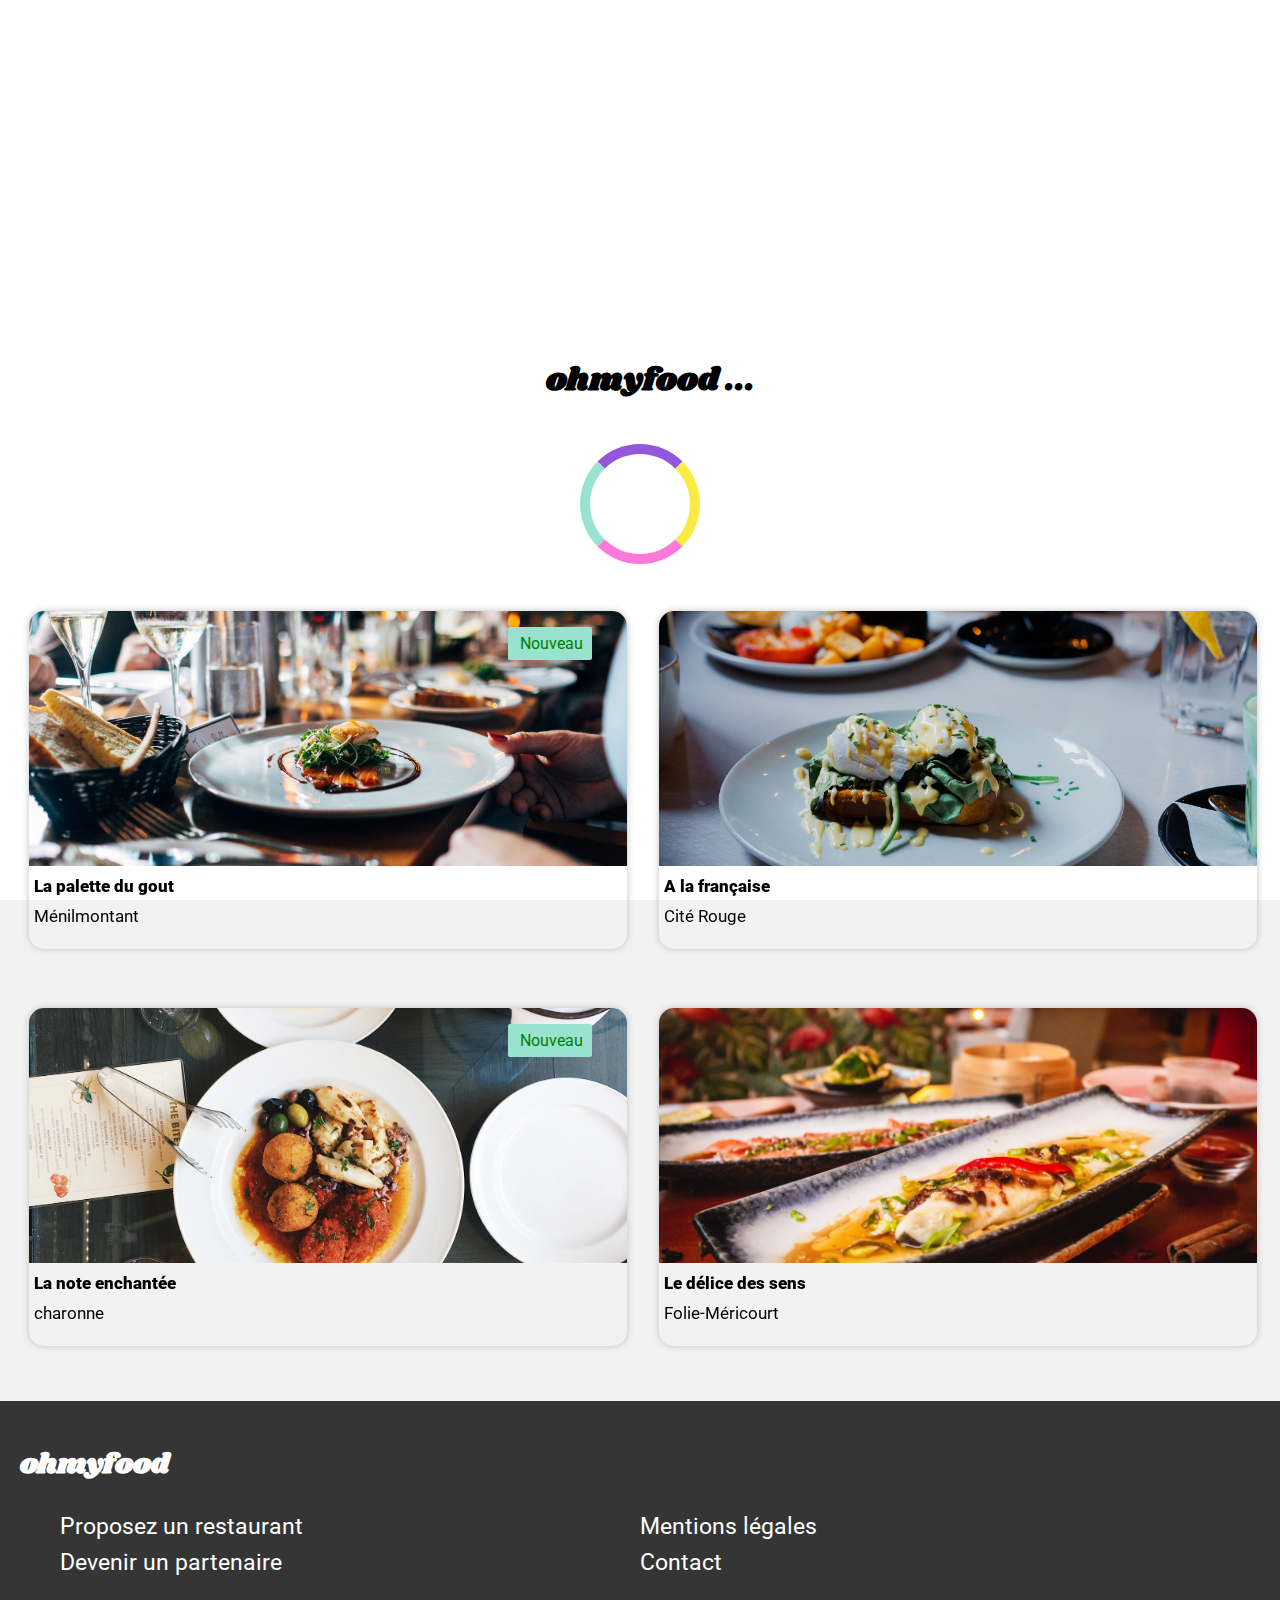
<file: index.html>
<!DOCTYPE html>
<html lang="en">
  <head>
    <meta charset="UTF-8" />
    <meta http-equiv="X-UA-Compatible" content="IE=edge" />
    <meta name="viewport" content="width=device-width, initial-scale=1.0" />
    <link rel="stylesheet" href="./sass/styles.css" />
    <link rel="preconnect" href="https://fonts.googleapis.com" />
    <link rel="preconnect" href="https://fonts.gstatic.com" crossorigin />
    <link
      href="https://fonts.googleapis.com/css2?family=Shrikhand&display=swap"
      rel="stylesheet"
    />
    <link
      href="https://fonts.googleapis.com/css2?family=Roboto:wght@100&display=swap"
      rel="stylesheet"
    />
    <link
      href="https://fonts.googleapis.com/css2?family=Roboto&display=swap"
      rel="stylesheet"
    />
    <link
      type="text/css"
      href="https://kit-free.fontawesome.com/releases/latest/css/free.min.css"
      media="all"
      rel="stylesheet"
    />
    <title>Accueil</title>
  </head>
  <body>
    <!-- loading-spinner -->
    <div class="containloading">
      <h1>ohmyfood ...</h1>
      <div class="containloading__loading"></div>
    </div>
    <!-- header -->

    <header>
      <div class="logo">
        <img src="./public/img/logo/ohmyfood.png" alt="ohmyfood" />
      </div>
    </header>

    <main>
      <!-- Formulaire -->
      <form class="search">
        <div class="search__icone">
          <i class="fas fa-map-marker-alt" aria-hidden="true"></i>
        </div>
        <div class="search__text">
          <p>Paris, Belleville</p>
        </div>
      </form>

      <!-- Présentation -->

      <section class="presentation">
        <h2 class="presentation__title">Réservez le menu qui vous convient</h2>
        <p class="presentation__text">
          Découvrez des restaurants d'exception, séléctionnés par nos soins.
        </p>
        <div>
          <button class="btn">Explorer nos restaurants</button>
        </div>
      </section>

      <!-- Filtres -->

      <div class="filters">
        <h3 class="filters__title">Fonctionnement</h3>
        <div class="filters__List">
          <div class="filters__filter">
            <div class="filters__number">
              <p>1</p>
            </div>
            <div class="filters__iconFilter">
              <i class="fas fa-mobile-alt" aria-hidden="true"></i>
            </div>
            <span>choisissez un restaurant</span>
          </div>
          <div class="filters__filter">
            <div class="filters__number">
              <p>2</p>
            </div>
            <div class="filters__iconFilter">
              <i class="fas fa-list-ul" aria-hidden="true"></i>
            </div>
            <span>Composez votre menu</span>
          </div>
          <div class="filters__filter">
            <div class="filters__number">
              <p>3</p>
            </div>
            <div class="filters__iconFilter">
              <i class="fas fa-store" aria-hidden="true"></i>
            </div>
            <span>Dégustez au restaurant</span>
          </div>
        </div>
      </div>

      <!-- Restaurants -->

      <section class="restaurants">
        <h3 class="restaurants__title">Restaurants</h3>
        <div class="restaurants__tableau">
          <a href="./lapalettedugout.html">
            <article class="restaurants__cadre">
              <img
                src="./public/img/restaurants/jay-wennington-N_Y88TWmGwA-unsplash.jpg"
                alt="Photo d'un plat"
              />
              <p class="restaurants__new">Nouveau</p>
              <div class="restaurants__description">
                <h3>La palette du gout</h3>
                <p>Ménilmontant</p>
              </div>
            </article>
          </a>
          <div class="restaurants__heart">
            <i class="far fa-heart heart--empty"> </i>
            <i class="fas fa-heart heart--empty"></i>
          </div>

          <a href="./lanoteenchantée.html">
            <article class="restaurants__cadre">
              <img
                src="./public/img/restaurants/stil-u2Lp8tXIcjw-unsplash.jpg"
                alt="Photo d'un plat"
              />
              <p class="restaurants__new">Nouveau</p>
              <div class="restaurants__description">
                <h3>La note enchantée</h3>
                <p>charonne</p>
              </div>
            </article>
          </a>
          <div class="restaurants__heart">
            <i class="far fa-heart heart--empty"> </i>
            <i class="fas fa-heart heart--empty"></i>
          </div>
          <a href="./lafrancaise.html">
            <article class="restaurants__cadre">
              <img
                src="./public/img/restaurants/toa-heftiba-DQKerTsQwi0-unsplash.jpg"
                alt="Photo d'un plat"
              />
              <div class="restaurants__description">
                <h3>A la française</h3>
                <p>Cité Rouge</p>
              </div>
            </article>
          </a>
          <div class="restaurants__heart">
            <i class="far fa-heart heart--empty"> </i>
            <i class="fas fa-heart heart--empty"></i>
          </div>
          <a href="./ledelicedessens.html">
            <article class="restaurants__cadre">
              <img
                src="./public/img/restaurants/louis-hansel-shotsoflouis-qNBGVyOCY8Q-unsplash.jpg"
                alt="Photo d'un plat"
              />
              <div class="restaurants__description">
                <h3>Le délice des sens</h3>
                <p>Folie-Méricourt</p>
              </div>
            </article>
          </a>
          <div class="restaurants__heart">
            <i class="far fa-heart heart--empty"> </i>
            <i class="fas fa-heart heart--empty"></i>
          </div>
        </div>
      </section>
    </main>
    <!-- footer -->

    <footer>
      <div>
        <h2>ohmyfood</h2>
        <ul>
          <li>
            <i class="fas fa-utensils footer__icon" aria-hidden="true"></i
            ><a href="#">Proposez un restaurant</a>
          </li>
          <li>
            <i class="fas fa-hands-helping footer__icon" aria-hidden="true"></i
            ><a href="#">Devenir un partenaire</a>
          </li>
          <li><a href="#">Mentions légales</a></li>
          <li><a href="mailto:restaurantohmyfood@gmail.com">Contact</a></li>
        </ul>
      </div>
    </footer>
  </body>
</html>
</file>
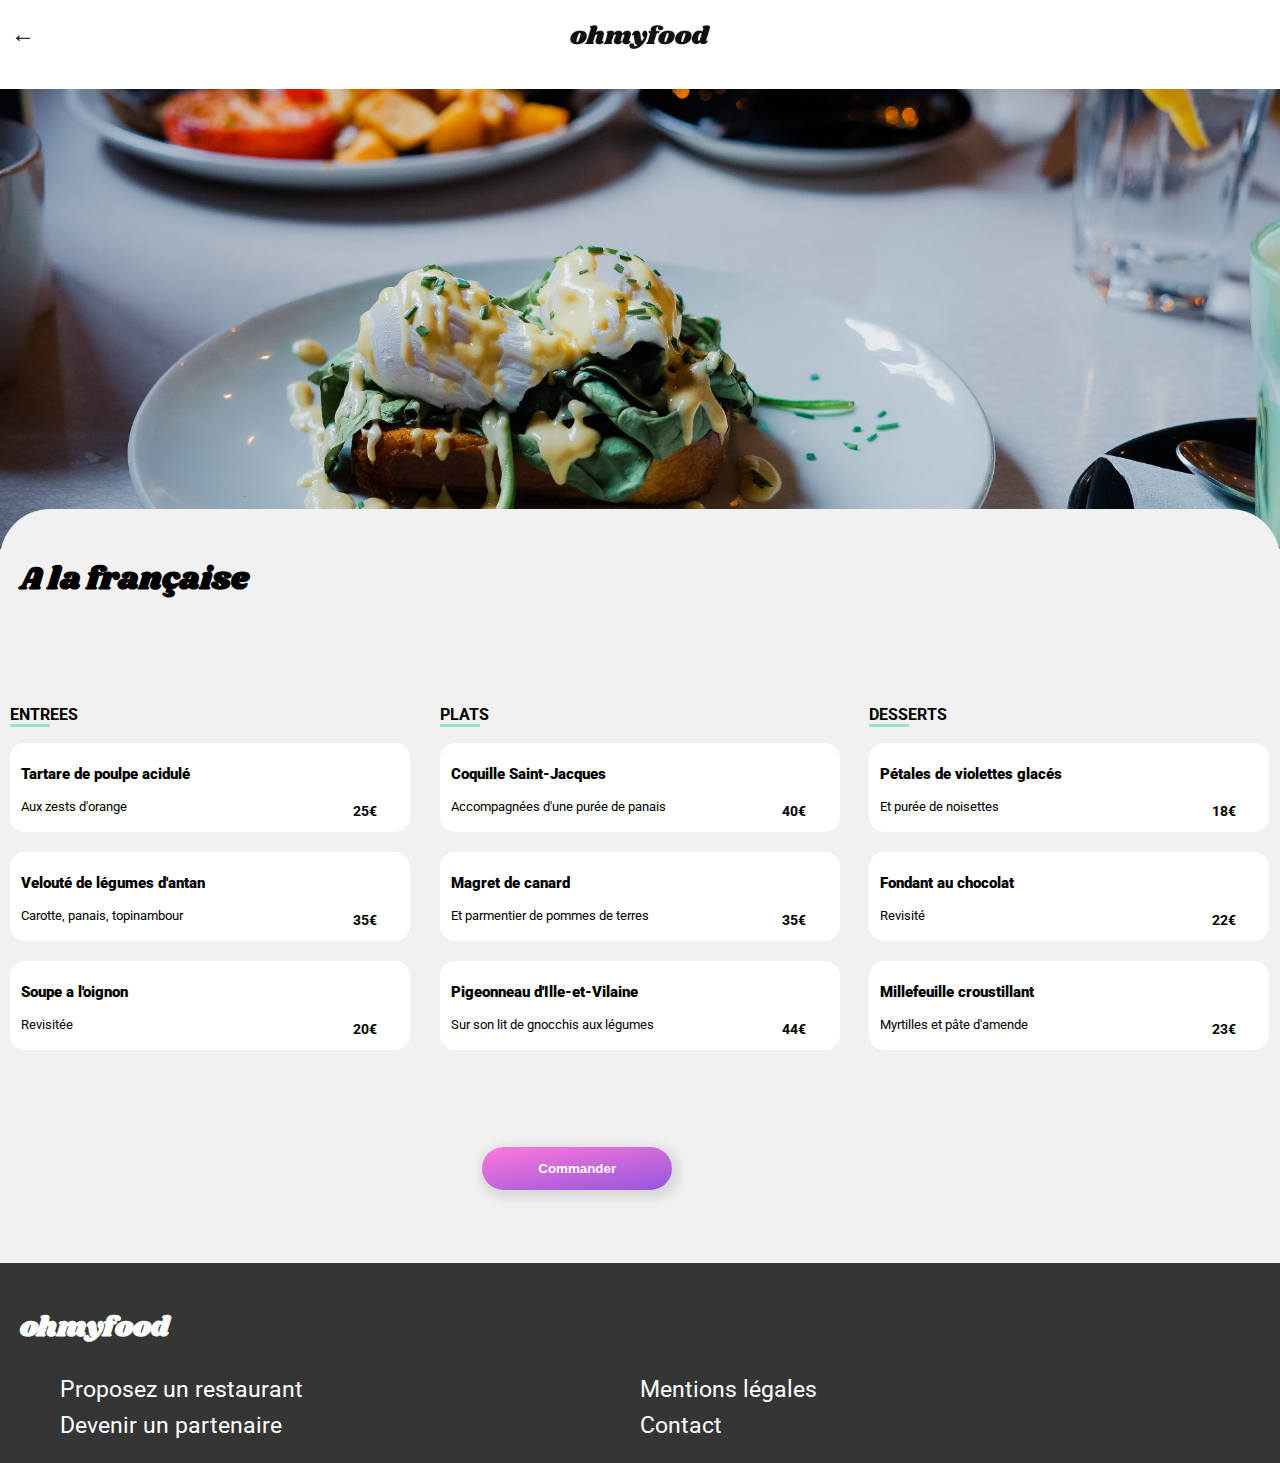
<file: lafrancaise.html>
<!DOCTYPE html>
<html lang="en">
  <head>
    <meta charset="UTF-8" />
    <meta http-equiv="X-UA-Compatible" content="IE=edge" />
    <meta name="viewport" content="width=device-width, initial-scale=1.0" />
    <link rel="stylesheet" href="./sass/styles.css" />
    <link rel="preconnect" href="https://fonts.googleapis.com" />
    <link rel="preconnect" href="https://fonts.gstatic.com" crossorigin />
    <link
      href="https://fonts.googleapis.com/css2?family=Shrikhand&display=swap"
      rel="stylesheet"
    />
    <link
      href="https://fonts.googleapis.com/css2?family=Roboto:wght@100&display=swap"
      rel="stylesheet"
    />
    <link
      href="https://fonts.googleapis.com/css2?family=Roboto&display=swap"
      rel="stylesheet"
    />
    <link
      type="text/css"
      href="https://kit-free.fontawesome.com/releases/latest/css/free.min.css"
      media="all"
      rel="stylesheet"
    />
    <title>lafrancaise</title>
  </head>
  <body>
    <!-- header -->

    <header>
      <div class="logo">
        <img src="./public/img/logo/ohmyfood.png" alt="ohmyfood" />
      </div>
      <form action="./index.html">
        <button class="direction">&larr;</button>
      </form>
    </header>
    <main class="contain">
      <!-- dinner -->
      <section class="dinner">
        <div class="dinner__imagecontain">
          <img
            class="dinner__image"
            src="./public/img/restaurants/toa-heftiba-DQKerTsQwi0-unsplash.jpg"
            alt="lafrancaise"
          />
        </div>

        <div class="dinner__container">
          <h2 class="dinner__title">A la française</h2>
          <i class="far fa-heart heart--empty"> </i>
          <i class="fas fa-heart heart--empty"></i>
        </div>
      </section>

      <section class="menu">
        <div class="menu__selection">
          <p class="menu__title">ENTREES</p>
          <div class="menu__contain">
            <div class="menu__container">
              <h3>Tartare de poulpe acidulé</h3>
              <p>Aux zests d'orange</p>
              <span><strong>25€</strong></span>
              <div class="menu__container__check">
                <svg
                  aria-hidden="true"
                  focusable="false"
                  data-prefix="fas"
                  data-icon="check"
                  class="svg-inline--fa fa-check"
                  role="img"
                  xmlns="http://www.w3.org/2000/svg"
                  viewBox="0 0 512 512"
                >
                  <path
                    fill="currentColor"
                    d="M480 128c0 8.188-3.125 16.38-9.375 22.62l-256 256C208.4 412.9 200.2 416 192 416s-16.38-3.125-22.62-9.375l-128-128C35.13 272.4 32 264.2 32 256c0-18.28 14.95-32 32-32c8.188 0 16.38 3.125 22.62 9.375L192 338.8l233.4-233.4C431.6 99.13 439.8 96 448 96C465.1 96 480 109.7 480 128z"
                  ></path>
                </svg>
              </div>
            </div>
            <div class="menu__container">
              <h3>Velouté de légumes d'antan</h3>
              <p>Carotte, panais, topinambour</p>
              <span><strong>35€</strong></span>
              <div class="menu__container__check">
                <svg
                  aria-hidden="true"
                  focusable="false"
                  data-prefix="fas"
                  data-icon="check"
                  class="svg-inline--fa fa-check"
                  role="img"
                  xmlns="http://www.w3.org/2000/svg"
                  viewBox="0 0 512 512"
                >
                  <path
                    fill="currentColor"
                    d="M480 128c0 8.188-3.125 16.38-9.375 22.62l-256 256C208.4 412.9 200.2 416 192 416s-16.38-3.125-22.62-9.375l-128-128C35.13 272.4 32 264.2 32 256c0-18.28 14.95-32 32-32c8.188 0 16.38 3.125 22.62 9.375L192 338.8l233.4-233.4C431.6 99.13 439.8 96 448 96C465.1 96 480 109.7 480 128z"
                  ></path>
                </svg>
              </div>
            </div>
            <div class="menu__container">
              <h3>Soupe a l'oignon</h3>
              <p>Revisitée</p>
              <span><strong>20€</strong></span>
              <div class="menu__container__check">
                <svg
                  aria-hidden="true"
                  focusable="false"
                  data-prefix="fas"
                  data-icon="check"
                  class="svg-inline--fa fa-check"
                  role="img"
                  xmlns="http://www.w3.org/2000/svg"
                  viewBox="0 0 512 512"
                >
                  <path
                    fill="currentColor"
                    d="M480 128c0 8.188-3.125 16.38-9.375 22.62l-256 256C208.4 412.9 200.2 416 192 416s-16.38-3.125-22.62-9.375l-128-128C35.13 272.4 32 264.2 32 256c0-18.28 14.95-32 32-32c8.188 0 16.38 3.125 22.62 9.375L192 338.8l233.4-233.4C431.6 99.13 439.8 96 448 96C465.1 96 480 109.7 480 128z"
                  ></path>
                </svg>
              </div>
            </div>
          </div>
        </div>
        <div class="menu__selection">
          <p class="menu__title">PLATS</p>
          <div class="menu__contain">
            <div class="menu__container">
              <h3>Coquille Saint-Jacques</h3>
              <p>Accompagnées d'une purée de panais</p>
              <span><strong>40€</strong></span>
              <div class="menu__container__check">
                <svg
                  aria-hidden="true"
                  focusable="false"
                  data-prefix="fas"
                  data-icon="check"
                  class="svg-inline--fa fa-check"
                  role="img"
                  xmlns="http://www.w3.org/2000/svg"
                  viewBox="0 0 512 512"
                >
                  <path
                    fill="currentColor"
                    d="M480 128c0 8.188-3.125 16.38-9.375 22.62l-256 256C208.4 412.9 200.2 416 192 416s-16.38-3.125-22.62-9.375l-128-128C35.13 272.4 32 264.2 32 256c0-18.28 14.95-32 32-32c8.188 0 16.38 3.125 22.62 9.375L192 338.8l233.4-233.4C431.6 99.13 439.8 96 448 96C465.1 96 480 109.7 480 128z"
                  ></path>
                </svg>
              </div>
            </div>
            <div class="menu__container">
              <h3>Magret de canard</h3>
              <p>Et parmentier de pommes de terres</p>
              <span><strong>35€</strong></span>
              <div class="menu__container__check">
                <svg
                  aria-hidden="true"
                  focusable="false"
                  data-prefix="fas"
                  data-icon="check"
                  class="svg-inline--fa fa-check"
                  role="img"
                  xmlns="http://www.w3.org/2000/svg"
                  viewBox="0 0 512 512"
                >
                  <path
                    fill="currentColor"
                    d="M480 128c0 8.188-3.125 16.38-9.375 22.62l-256 256C208.4 412.9 200.2 416 192 416s-16.38-3.125-22.62-9.375l-128-128C35.13 272.4 32 264.2 32 256c0-18.28 14.95-32 32-32c8.188 0 16.38 3.125 22.62 9.375L192 338.8l233.4-233.4C431.6 99.13 439.8 96 448 96C465.1 96 480 109.7 480 128z"
                  ></path>
                </svg>
              </div>
            </div>
            <div class="menu__container">
              <h3>Pigeonneau d'Ille-et-Vilaine</h3>
              <p>Sur son lit de gnocchis aux légumes</p>
              <span><strong>44€</strong></span>
              <div class="menu__container__check">
                <svg
                  aria-hidden="true"
                  focusable="false"
                  data-prefix="fas"
                  data-icon="check"
                  class="svg-inline--fa fa-check"
                  role="img"
                  xmlns="http://www.w3.org/2000/svg"
                  viewBox="0 0 512 512"
                >
                  <path
                    fill="currentColor"
                    d="M480 128c0 8.188-3.125 16.38-9.375 22.62l-256 256C208.4 412.9 200.2 416 192 416s-16.38-3.125-22.62-9.375l-128-128C35.13 272.4 32 264.2 32 256c0-18.28 14.95-32 32-32c8.188 0 16.38 3.125 22.62 9.375L192 338.8l233.4-233.4C431.6 99.13 439.8 96 448 96C465.1 96 480 109.7 480 128z"
                  ></path>
                </svg>
              </div>
            </div>
          </div>
        </div>
        <div class="menu__selection">
          <p class="menu__title">DESSERTS</p>
          <div class="menu__contain">
            <div class="menu__container">
              <h3>Pétales de violettes glacés</h3>
              <p>Et purée de noisettes</p>
              <span><strong>18€</strong></span>
              <div class="menu__container__check">
                <svg
                  aria-hidden="true"
                  focusable="false"
                  data-prefix="fas"
                  data-icon="check"
                  class="svg-inline--fa fa-check"
                  role="img"
                  xmlns="http://www.w3.org/2000/svg"
                  viewBox="0 0 512 512"
                >
                  <path
                    fill="currentColor"
                    d="M480 128c0 8.188-3.125 16.38-9.375 22.62l-256 256C208.4 412.9 200.2 416 192 416s-16.38-3.125-22.62-9.375l-128-128C35.13 272.4 32 264.2 32 256c0-18.28 14.95-32 32-32c8.188 0 16.38 3.125 22.62 9.375L192 338.8l233.4-233.4C431.6 99.13 439.8 96 448 96C465.1 96 480 109.7 480 128z"
                  ></path>
                </svg>
              </div>
            </div>
            <div class="menu__container">
              <h3>Fondant au chocolat</h3>
              <p>Revisité</p>
              <span><strong>22€</strong></span>
              <div class="menu__container__check">
                <svg
                  aria-hidden="true"
                  focusable="false"
                  data-prefix="fas"
                  data-icon="check"
                  class="svg-inline--fa fa-check"
                  role="img"
                  xmlns="http://www.w3.org/2000/svg"
                  viewBox="0 0 512 512"
                >
                  <path
                    fill="currentColor"
                    d="M480 128c0 8.188-3.125 16.38-9.375 22.62l-256 256C208.4 412.9 200.2 416 192 416s-16.38-3.125-22.62-9.375l-128-128C35.13 272.4 32 264.2 32 256c0-18.28 14.95-32 32-32c8.188 0 16.38 3.125 22.62 9.375L192 338.8l233.4-233.4C431.6 99.13 439.8 96 448 96C465.1 96 480 109.7 480 128z"
                  ></path>
                </svg>
              </div>
            </div>
            <div class="menu__container">
              <h3>Millefeuille croustillant</h3>
              <p>Myrtilles et pâte d'amende</p>
              <span><strong>23€</strong></span>
              <div class="menu__container__check">
                <svg
                  aria-hidden="true"
                  focusable="false"
                  data-prefix="fas"
                  data-icon="check"
                  class="svg-inline--fa fa-check"
                  role="img"
                  xmlns="http://www.w3.org/2000/svg"
                  viewBox="0 0 512 512"
                >
                  <path
                    fill="currentColor"
                    d="M480 128c0 8.188-3.125 16.38-9.375 22.62l-256 256C208.4 412.9 200.2 416 192 416s-16.38-3.125-22.62-9.375l-128-128C35.13 272.4 32 264.2 32 256c0-18.28 14.95-32 32-32c8.188 0 16.38 3.125 22.62 9.375L192 338.8l233.4-233.4C431.6 99.13 439.8 96 448 96C465.1 96 480 109.7 480 128z"
                  ></path>
                </svg>
              </div>
            </div>
          </div>
        </div>
        <div class="menu__bouton"><button class="btn">Commander</button></div>
      </section>
    </main>
    <!-- footer -->

    <footer>
      <div>
        <h2>ohmyfood</h2>
        <ul>
          <li>
            <i class="fas fa-utensils footer__icon" aria-hidden="true"></i
            ><a href="#">Proposez un restaurant</a>
          </li>
          <li>
            <i class="fas fa-hands-helping footer__icon" aria-hidden="true"></i
            ><a href="#">Devenir un partenaire</a>
          </li>
          <li><a href="#">Mentions légales</a></li>
          <li><a href="mailto:restaurantohmyfood@gmail.com">Contact</a></li>
        </ul>
      </div>
    </footer>
  </body>
</html>
</file>
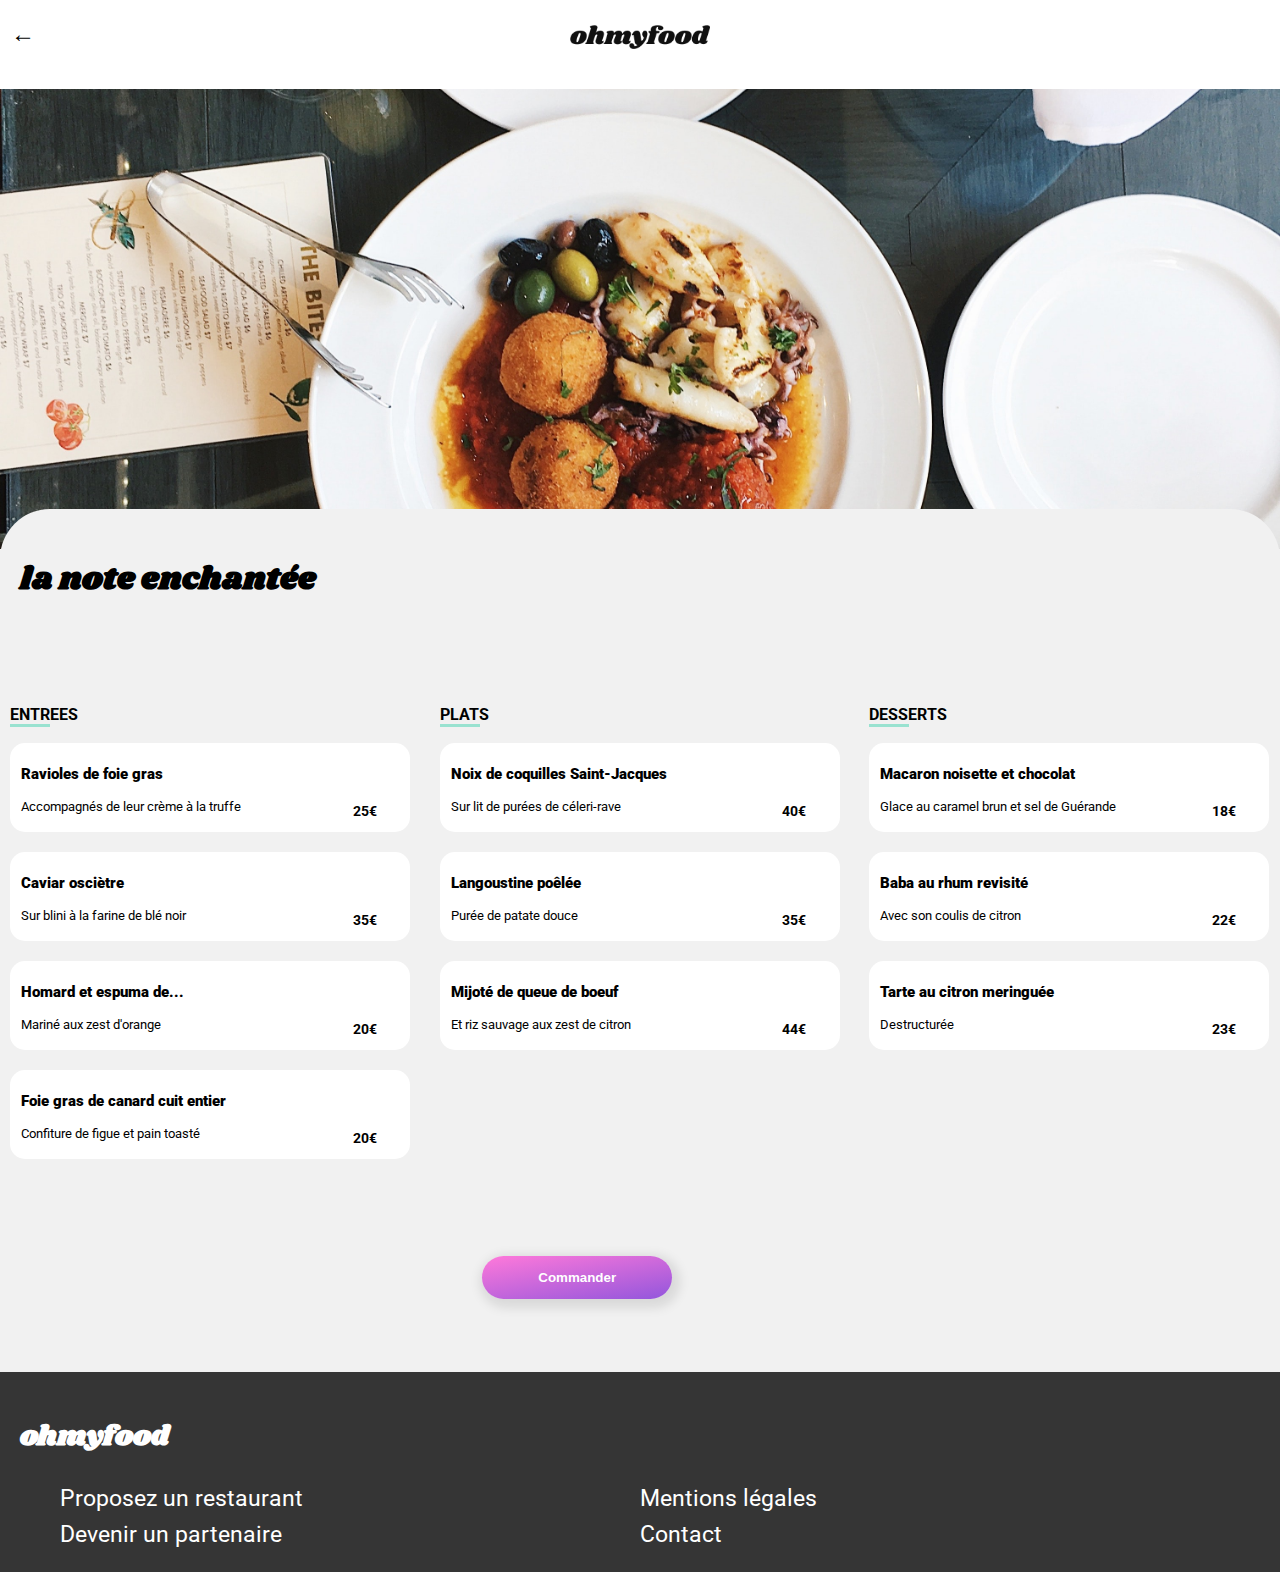
<file: lanoteenchantée.html>
<!DOCTYPE html>
<html lang="en">
  <head>
    <meta charset="UTF-8" />
    <meta http-equiv="X-UA-Compatible" content="IE=edge" />
    <meta name="viewport" content="width=device-width, initial-scale=1.0" />
    <link rel="stylesheet" href="./sass/styles.css" />
    <link rel="preconnect" href="https://fonts.googleapis.com" />
    <link rel="preconnect" href="https://fonts.gstatic.com" crossorigin />
    <link
      href="https://fonts.googleapis.com/css2?family=Shrikhand&display=swap"
      rel="stylesheet"
    />
    <link
      href="https://fonts.googleapis.com/css2?family=Roboto:wght@100&display=swap"
      rel="stylesheet"
    />
    <link
      href="https://fonts.googleapis.com/css2?family=Roboto&display=swap"
      rel="stylesheet"
    />
    <link
      type="text/css"
      href="https://kit-free.fontawesome.com/releases/latest/css/free.min.css"
      media="all"
      rel="stylesheet"
    />
    <title>la note enchantée</title>
  </head>
  <body>
    <!-- header -->

    <header>
      <div class="logo">
        <img src="./public/img/logo/ohmyfood.png" alt="ohmyfood" />
      </div>
      <form action="./index.html">
        <button class="direction">&larr;</button>
      </form>
    </header>
    <main class="contain">
      <!-- dinner -->
      <section class="dinner">
        <div class="dinner__imagecontain">
          <img
            class="dinner__image"
            src="./public/img/restaurants/stil-u2Lp8tXIcjw-unsplash.jpg"
            alt="la note enchantée"
          />
        </div>

        <div class="dinner__container">
          <h2 class="dinner__title">la note enchantée</h2>
          <i class="far fa-heart heart--empty"> </i>
          <i class="fas fa-heart heart--empty"></i>
        </div>
      </section>

      <section class="menu">
        <div class="menu__selection">
          <p class="menu__title">ENTREES</p>
          <div class="menu__contain">
            <div class="menu__container">
              <h3>Ravioles de foie gras</h3>
              <p>Accompagnés de leur crème à la truffe</p>
              <span><strong>25€</strong></span>
              <div class="menu__container__check">
                <svg
                  aria-hidden="true"
                  focusable="false"
                  data-prefix="fas"
                  data-icon="check"
                  class="svg-inline--fa fa-check"
                  role="img"
                  xmlns="http://www.w3.org/2000/svg"
                  viewBox="0 0 512 512"
                >
                  <path
                    fill="currentColor"
                    d="M480 128c0 8.188-3.125 16.38-9.375 22.62l-256 256C208.4 412.9 200.2 416 192 416s-16.38-3.125-22.62-9.375l-128-128C35.13 272.4 32 264.2 32 256c0-18.28 14.95-32 32-32c8.188 0 16.38 3.125 22.62 9.375L192 338.8l233.4-233.4C431.6 99.13 439.8 96 448 96C465.1 96 480 109.7 480 128z"
                  ></path>
                </svg>
              </div>
            </div>
            <div class="menu__container">
              <h3>Caviar osciètre</h3>
              <p>Sur blini à la farine de blé noir</p>
              <span><strong>35€</strong></span>
              <div class="menu__container__check">
                <svg
                  aria-hidden="true"
                  focusable="false"
                  data-prefix="fas"
                  data-icon="check"
                  class="svg-inline--fa fa-check"
                  role="img"
                  xmlns="http://www.w3.org/2000/svg"
                  viewBox="0 0 512 512"
                >
                  <path
                    fill="currentColor"
                    d="M480 128c0 8.188-3.125 16.38-9.375 22.62l-256 256C208.4 412.9 200.2 416 192 416s-16.38-3.125-22.62-9.375l-128-128C35.13 272.4 32 264.2 32 256c0-18.28 14.95-32 32-32c8.188 0 16.38 3.125 22.62 9.375L192 338.8l233.4-233.4C431.6 99.13 439.8 96 448 96C465.1 96 480 109.7 480 128z"
                  ></path>
                </svg>
              </div>
            </div>
            <div class="menu__container">
              <h3>Homard et espuma de...</h3>
              <p>Mariné aux zest d'orange</p>
              <span><strong>20€</strong></span>
              <div class="menu__container__check">
                <svg
                  aria-hidden="true"
                  focusable="false"
                  data-prefix="fas"
                  data-icon="check"
                  class="svg-inline--fa fa-check"
                  role="img"
                  xmlns="http://www.w3.org/2000/svg"
                  viewBox="0 0 512 512"
                >
                  <path
                    fill="currentColor"
                    d="M480 128c0 8.188-3.125 16.38-9.375 22.62l-256 256C208.4 412.9 200.2 416 192 416s-16.38-3.125-22.62-9.375l-128-128C35.13 272.4 32 264.2 32 256c0-18.28 14.95-32 32-32c8.188 0 16.38 3.125 22.62 9.375L192 338.8l233.4-233.4C431.6 99.13 439.8 96 448 96C465.1 96 480 109.7 480 128z"
                  ></path>
                </svg>
              </div>
            </div>
            <div class="menu__container">
              <h3>Foie gras de canard cuit entier</h3>
              <p>Confiture de figue et pain toasté</p>
              <span><strong>20€</strong></span>
              <div class="menu__container__check">
                <svg
                  aria-hidden="true"
                  focusable="false"
                  data-prefix="fas"
                  data-icon="check"
                  class="svg-inline--fa fa-check"
                  role="img"
                  xmlns="http://www.w3.org/2000/svg"
                  viewBox="0 0 512 512"
                >
                  <path
                    fill="currentColor"
                    d="M480 128c0 8.188-3.125 16.38-9.375 22.62l-256 256C208.4 412.9 200.2 416 192 416s-16.38-3.125-22.62-9.375l-128-128C35.13 272.4 32 264.2 32 256c0-18.28 14.95-32 32-32c8.188 0 16.38 3.125 22.62 9.375L192 338.8l233.4-233.4C431.6 99.13 439.8 96 448 96C465.1 96 480 109.7 480 128z"
                  ></path>
                </svg>
              </div>
            </div>
          </div>
        </div>
        <div class="menu__selection">
          <p class="menu__title">PLATS</p>
          <div class="menu__contain">
            <div class="menu__container">
              <h3>Noix de coquilles Saint-Jacques</h3>
              <p>Sur lit de purées de céleri-rave</p>
              <span><strong>40€</strong></span>
              <div class="menu__container__check">
                <svg
                  aria-hidden="true"
                  focusable="false"
                  data-prefix="fas"
                  data-icon="check"
                  class="svg-inline--fa fa-check"
                  role="img"
                  xmlns="http://www.w3.org/2000/svg"
                  viewBox="0 0 512 512"
                >
                  <path
                    fill="currentColor"
                    d="M480 128c0 8.188-3.125 16.38-9.375 22.62l-256 256C208.4 412.9 200.2 416 192 416s-16.38-3.125-22.62-9.375l-128-128C35.13 272.4 32 264.2 32 256c0-18.28 14.95-32 32-32c8.188 0 16.38 3.125 22.62 9.375L192 338.8l233.4-233.4C431.6 99.13 439.8 96 448 96C465.1 96 480 109.7 480 128z"
                  ></path>
                </svg>
              </div>
            </div>
            <div class="menu__container">
              <h3>Langoustine poêlée</h3>
              <p>Purée de patate douce</p>
              <span><strong>35€</strong></span>
              <div class="menu__container__check">
                <svg
                  aria-hidden="true"
                  focusable="false"
                  data-prefix="fas"
                  data-icon="check"
                  class="svg-inline--fa fa-check"
                  role="img"
                  xmlns="http://www.w3.org/2000/svg"
                  viewBox="0 0 512 512"
                >
                  <path
                    fill="currentColor"
                    d="M480 128c0 8.188-3.125 16.38-9.375 22.62l-256 256C208.4 412.9 200.2 416 192 416s-16.38-3.125-22.62-9.375l-128-128C35.13 272.4 32 264.2 32 256c0-18.28 14.95-32 32-32c8.188 0 16.38 3.125 22.62 9.375L192 338.8l233.4-233.4C431.6 99.13 439.8 96 448 96C465.1 96 480 109.7 480 128z"
                  ></path>
                </svg>
              </div>
            </div>
            <div class="menu__container">
              <h3>Mijoté de queue de boeuf</h3>
              <p>Et riz sauvage aux zest de citron</p>
              <span><strong>44€</strong></span>
              <div class="menu__container__check">
                <svg
                  aria-hidden="true"
                  focusable="false"
                  data-prefix="fas"
                  data-icon="check"
                  class="svg-inline--fa fa-check"
                  role="img"
                  xmlns="http://www.w3.org/2000/svg"
                  viewBox="0 0 512 512"
                >
                  <path
                    fill="currentColor"
                    d="M480 128c0 8.188-3.125 16.38-9.375 22.62l-256 256C208.4 412.9 200.2 416 192 416s-16.38-3.125-22.62-9.375l-128-128C35.13 272.4 32 264.2 32 256c0-18.28 14.95-32 32-32c8.188 0 16.38 3.125 22.62 9.375L192 338.8l233.4-233.4C431.6 99.13 439.8 96 448 96C465.1 96 480 109.7 480 128z"
                  ></path>
                </svg>
              </div>
            </div>
          </div>
        </div>
        <div class="menu__selection">
          <p class="menu__title">DESSERTS</p>
          <div class="menu__contain">
            <div class="menu__container">
              <h3>Macaron noisette et chocolat</h3>
              <p>Glace au caramel brun et sel de Guérande</p>
              <span><strong>18€</strong></span>
              <div class="menu__container__check">
                <svg
                  aria-hidden="true"
                  focusable="false"
                  data-prefix="fas"
                  data-icon="check"
                  class="svg-inline--fa fa-check"
                  role="img"
                  xmlns="http://www.w3.org/2000/svg"
                  viewBox="0 0 512 512"
                >
                  <path
                    fill="currentColor"
                    d="M480 128c0 8.188-3.125 16.38-9.375 22.62l-256 256C208.4 412.9 200.2 416 192 416s-16.38-3.125-22.62-9.375l-128-128C35.13 272.4 32 264.2 32 256c0-18.28 14.95-32 32-32c8.188 0 16.38 3.125 22.62 9.375L192 338.8l233.4-233.4C431.6 99.13 439.8 96 448 96C465.1 96 480 109.7 480 128z"
                  ></path>
                </svg>
              </div>
            </div>
            <div class="menu__container">
              <h3>Baba au rhum revisité</h3>
              <p>Avec son coulis de citron</p>
              <span><strong>22€</strong></span>
              <div class="menu__container__check">
                <svg
                  aria-hidden="true"
                  focusable="false"
                  data-prefix="fas"
                  data-icon="check"
                  class="svg-inline--fa fa-check"
                  role="img"
                  xmlns="http://www.w3.org/2000/svg"
                  viewBox="0 0 512 512"
                >
                  <path
                    fill="currentColor"
                    d="M480 128c0 8.188-3.125 16.38-9.375 22.62l-256 256C208.4 412.9 200.2 416 192 416s-16.38-3.125-22.62-9.375l-128-128C35.13 272.4 32 264.2 32 256c0-18.28 14.95-32 32-32c8.188 0 16.38 3.125 22.62 9.375L192 338.8l233.4-233.4C431.6 99.13 439.8 96 448 96C465.1 96 480 109.7 480 128z"
                  ></path>
                </svg>
              </div>
            </div>
            <div class="menu__container">
              <h3>Tarte au citron meringuée</h3>
              <p>Destructurée</p>
              <span><strong>23€</strong></span>
              <div class="menu__container__check">
                <svg
                  aria-hidden="true"
                  focusable="false"
                  data-prefix="fas"
                  data-icon="check"
                  class="svg-inline--fa fa-check"
                  role="img"
                  xmlns="http://www.w3.org/2000/svg"
                  viewBox="0 0 512 512"
                >
                  <path
                    fill="currentColor"
                    d="M480 128c0 8.188-3.125 16.38-9.375 22.62l-256 256C208.4 412.9 200.2 416 192 416s-16.38-3.125-22.62-9.375l-128-128C35.13 272.4 32 264.2 32 256c0-18.28 14.95-32 32-32c8.188 0 16.38 3.125 22.62 9.375L192 338.8l233.4-233.4C431.6 99.13 439.8 96 448 96C465.1 96 480 109.7 480 128z"
                  ></path>
                </svg>
              </div>
            </div>
          </div>
        </div>
        <div class="menu__bouton"><button class="btn">Commander</button></div>
      </section>
    </main>
    <!-- footer -->

    <footer>
      <div>
        <h2>ohmyfood</h2>
        <ul>
          <li>
            <i class="fas fa-utensils footer__icon" aria-hidden="true"></i
            ><a href="#">Proposez un restaurant</a>
          </li>
          <li>
            <i class="fas fa-hands-helping footer__icon" aria-hidden="true"></i
            ><a href="#">Devenir un partenaire</a>
          </li>
          <li><a href="#">Mentions légales</a></li>
          <li><a href="mailto:restaurantohmyfood@gmail.com">Contact</a></li>
        </ul>
      </div>
    </footer>
  </body>
</html>
</file>
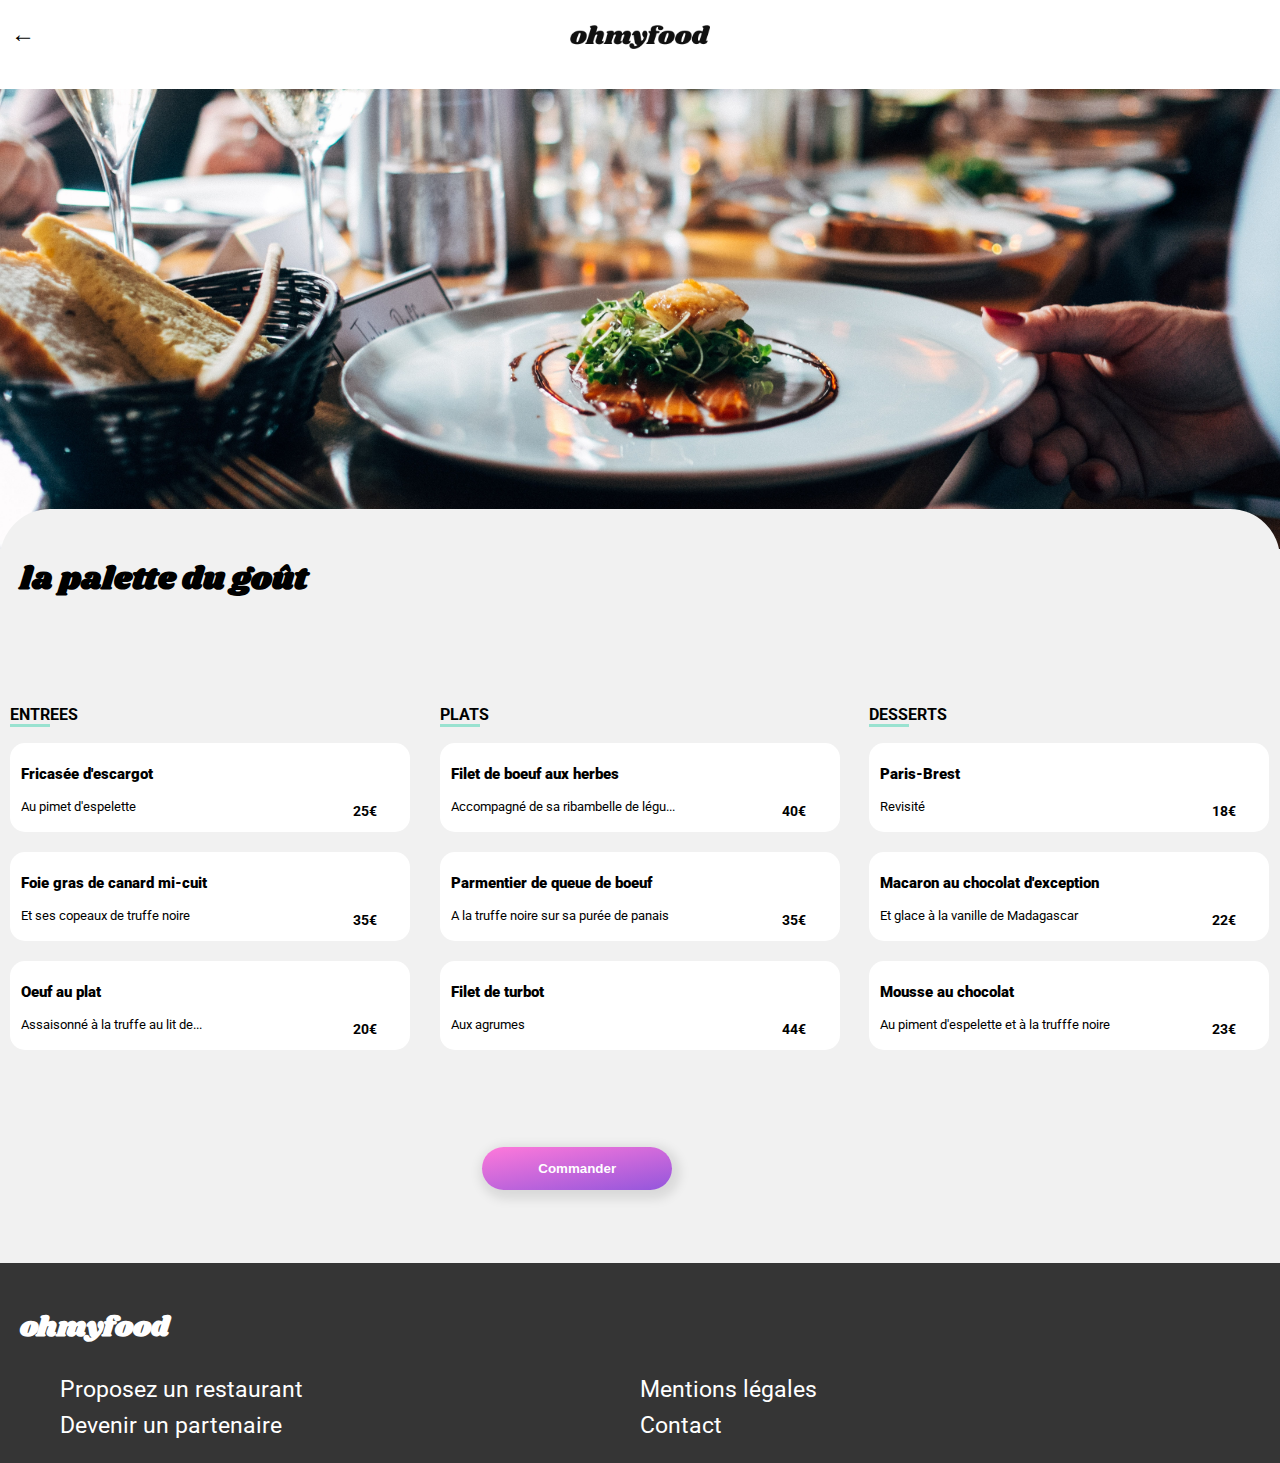
<file: lapalettedugout.html>
<!DOCTYPE html>
<html lang="en">
  <head>
    <meta charset="UTF-8" />
    <meta http-equiv="X-UA-Compatible" content="IE=edge" />
    <meta name="viewport" content="width=device-width, initial-scale=1.0" />
    <link rel="stylesheet" href="./sass/styles.css" />
    <link rel="preconnect" href="https://fonts.googleapis.com" />
    <link rel="preconnect" href="https://fonts.gstatic.com" crossorigin />
    <link
      href="https://fonts.googleapis.com/css2?family=Shrikhand&display=swap"
      rel="stylesheet"
    />
    <link
      href="https://fonts.googleapis.com/css2?family=Roboto:wght@100&display=swap"
      rel="stylesheet"
    />
    <link
      href="https://fonts.googleapis.com/css2?family=Roboto&display=swap"
      rel="stylesheet"
    />
    <link
      type="text/css"
      href="https://kit-free.fontawesome.com/releases/latest/css/free.min.css"
      media="all"
      rel="stylesheet"
    />
    <title>la palette du goût</title>
  </head>
  <body>
    <!-- header -->

    <header>
      <div class="logo">
        <img src="./public/img/logo/ohmyfood.png" alt="ohmyfood" />
      </div>
      <form action="./index.html">
        <button class="direction">&larr;</button>
      </form>
    </header>
    <main class="contain">
      <!-- dinner -->
      <section class="dinner">
        <div class="dinner__imagecontain">
          <img
            class="dinner__image"
            src="./public/img/restaurants/jay-wennington-N_Y88TWmGwA-unsplash.jpg"
            alt="la palette du goût"
          />
        </div>

        <div class="dinner__container">
          <h2 class="dinner__title">la palette du goût</h2>
          <i class="far fa-heart heart--empty"> </i>
          <i class="fas fa-heart heart--empty"></i>
        </div>
      </section>

      <section class="menu">
        <div class="menu__selection">
          <p class="menu__title">ENTREES</p>
          <div class="menu__contain">
            <div class="menu__container">
              <h3>Fricasée d'escargot</h3>
              <p>Au pimet d'espelette</p>
              <span><strong>25€</strong></span>
              <div class="menu__container__check">
                <svg
                  aria-hidden="true"
                  focusable="false"
                  data-prefix="fas"
                  data-icon="check"
                  class="svg-inline--fa fa-check"
                  role="img"
                  xmlns="http://www.w3.org/2000/svg"
                  viewBox="0 0 512 512"
                >
                  <path
                    fill="currentColor"
                    d="M480 128c0 8.188-3.125 16.38-9.375 22.62l-256 256C208.4 412.9 200.2 416 192 416s-16.38-3.125-22.62-9.375l-128-128C35.13 272.4 32 264.2 32 256c0-18.28 14.95-32 32-32c8.188 0 16.38 3.125 22.62 9.375L192 338.8l233.4-233.4C431.6 99.13 439.8 96 448 96C465.1 96 480 109.7 480 128z"
                  ></path>
                </svg>
              </div>
            </div>
            <div class="menu__container">
              <h3>Foie gras de canard mi-cuit</h3>
              <p>Et ses copeaux de truffe noire</p>
              <span><strong>35€</strong></span>
              <div class="menu__container__check">
                <svg
                  aria-hidden="true"
                  focusable="false"
                  data-prefix="fas"
                  data-icon="check"
                  class="svg-inline--fa fa-check"
                  role="img"
                  xmlns="http://www.w3.org/2000/svg"
                  viewBox="0 0 512 512"
                >
                  <path
                    fill="currentColor"
                    d="M480 128c0 8.188-3.125 16.38-9.375 22.62l-256 256C208.4 412.9 200.2 416 192 416s-16.38-3.125-22.62-9.375l-128-128C35.13 272.4 32 264.2 32 256c0-18.28 14.95-32 32-32c8.188 0 16.38 3.125 22.62 9.375L192 338.8l233.4-233.4C431.6 99.13 439.8 96 448 96C465.1 96 480 109.7 480 128z"
                  ></path>
                </svg>
              </div>
            </div>
            <div class="menu__container">
              <h3>Oeuf au plat</h3>
              <p>Assaisonné à la truffe au lit de...</p>
              <span><strong>20€</strong></span>
              <div class="menu__container__check">
                <svg
                  aria-hidden="true"
                  focusable="false"
                  data-prefix="fas"
                  data-icon="check"
                  class="svg-inline--fa fa-check"
                  role="img"
                  xmlns="http://www.w3.org/2000/svg"
                  viewBox="0 0 512 512"
                >
                  <path
                    fill="currentColor"
                    d="M480 128c0 8.188-3.125 16.38-9.375 22.62l-256 256C208.4 412.9 200.2 416 192 416s-16.38-3.125-22.62-9.375l-128-128C35.13 272.4 32 264.2 32 256c0-18.28 14.95-32 32-32c8.188 0 16.38 3.125 22.62 9.375L192 338.8l233.4-233.4C431.6 99.13 439.8 96 448 96C465.1 96 480 109.7 480 128z"
                  ></path>
                </svg>
              </div>
            </div>
          </div>
        </div>
        <div class="menu__selection">
          <p class="menu__title">PLATS</p>
          <div class="menu__contain">
            <div class="menu__container">
              <h3>Filet de boeuf aux herbes</h3>
              <p>Accompagné de sa ribambelle de légu...</p>
              <span><strong>40€</strong></span>
              <div class="menu__container__check">
                <svg
                  aria-hidden="true"
                  focusable="false"
                  data-prefix="fas"
                  data-icon="check"
                  class="svg-inline--fa fa-check"
                  role="img"
                  xmlns="http://www.w3.org/2000/svg"
                  viewBox="0 0 512 512"
                >
                  <path
                    fill="currentColor"
                    d="M480 128c0 8.188-3.125 16.38-9.375 22.62l-256 256C208.4 412.9 200.2 416 192 416s-16.38-3.125-22.62-9.375l-128-128C35.13 272.4 32 264.2 32 256c0-18.28 14.95-32 32-32c8.188 0 16.38 3.125 22.62 9.375L192 338.8l233.4-233.4C431.6 99.13 439.8 96 448 96C465.1 96 480 109.7 480 128z"
                  ></path>
                </svg>
              </div>
            </div>
            <div class="menu__container">
              <h3>Parmentier de queue de boeuf</h3>
              <p>A la truffe noire sur sa purée de panais</p>
              <span><strong>35€</strong></span>
              <div class="menu__container__check">
                <svg
                  aria-hidden="true"
                  focusable="false"
                  data-prefix="fas"
                  data-icon="check"
                  class="svg-inline--fa fa-check"
                  role="img"
                  xmlns="http://www.w3.org/2000/svg"
                  viewBox="0 0 512 512"
                >
                  <path
                    fill="currentColor"
                    d="M480 128c0 8.188-3.125 16.38-9.375 22.62l-256 256C208.4 412.9 200.2 416 192 416s-16.38-3.125-22.62-9.375l-128-128C35.13 272.4 32 264.2 32 256c0-18.28 14.95-32 32-32c8.188 0 16.38 3.125 22.62 9.375L192 338.8l233.4-233.4C431.6 99.13 439.8 96 448 96C465.1 96 480 109.7 480 128z"
                  ></path>
                </svg>
              </div>
            </div>
            <div class="menu__container">
              <h3>Filet de turbot</h3>
              <p>Aux agrumes</p>
              <span><strong>44€</strong></span>
              <div class="menu__container__check">
                <svg
                  aria-hidden="true"
                  focusable="false"
                  data-prefix="fas"
                  data-icon="check"
                  class="svg-inline--fa fa-check"
                  role="img"
                  xmlns="http://www.w3.org/2000/svg"
                  viewBox="0 0 512 512"
                >
                  <path
                    fill="currentColor"
                    d="M480 128c0 8.188-3.125 16.38-9.375 22.62l-256 256C208.4 412.9 200.2 416 192 416s-16.38-3.125-22.62-9.375l-128-128C35.13 272.4 32 264.2 32 256c0-18.28 14.95-32 32-32c8.188 0 16.38 3.125 22.62 9.375L192 338.8l233.4-233.4C431.6 99.13 439.8 96 448 96C465.1 96 480 109.7 480 128z"
                  ></path>
                </svg>
              </div>
            </div>
          </div>
        </div>
        <div class="menu__selection">
          <p class="menu__title">DESSERTS</p>
          <div class="menu__contain">
            <div class="menu__container">
              <h3>Paris-Brest</h3>
              <p>Revisité</p>
              <span><strong>18€</strong></span>
              <div class="menu__container__check">
                <svg
                  aria-hidden="true"
                  focusable="false"
                  data-prefix="fas"
                  data-icon="check"
                  class="svg-inline--fa fa-check"
                  role="img"
                  xmlns="http://www.w3.org/2000/svg"
                  viewBox="0 0 512 512"
                >
                  <path
                    fill="currentColor"
                    d="M480 128c0 8.188-3.125 16.38-9.375 22.62l-256 256C208.4 412.9 200.2 416 192 416s-16.38-3.125-22.62-9.375l-128-128C35.13 272.4 32 264.2 32 256c0-18.28 14.95-32 32-32c8.188 0 16.38 3.125 22.62 9.375L192 338.8l233.4-233.4C431.6 99.13 439.8 96 448 96C465.1 96 480 109.7 480 128z"
                  ></path>
                </svg>
              </div>
            </div>
            <div class="menu__container">
              <h3>Macaron au chocolat d'exception</h3>
              <p>Et glace à la vanille de Madagascar</p>
              <span><strong>22€</strong></span>
              <div class="menu__container__check">
                <svg
                  aria-hidden="true"
                  focusable="false"
                  data-prefix="fas"
                  data-icon="check"
                  class="svg-inline--fa fa-check"
                  role="img"
                  xmlns="http://www.w3.org/2000/svg"
                  viewBox="0 0 512 512"
                >
                  <path
                    fill="currentColor"
                    d="M480 128c0 8.188-3.125 16.38-9.375 22.62l-256 256C208.4 412.9 200.2 416 192 416s-16.38-3.125-22.62-9.375l-128-128C35.13 272.4 32 264.2 32 256c0-18.28 14.95-32 32-32c8.188 0 16.38 3.125 22.62 9.375L192 338.8l233.4-233.4C431.6 99.13 439.8 96 448 96C465.1 96 480 109.7 480 128z"
                  ></path>
                </svg>
              </div>
            </div>
            <div class="menu__container">
              <h3>Mousse au chocolat</h3>
              <p>Au piment d'espelette et à la trufffe noire</p>
              <span><strong>23€</strong></span>
              <div class="menu__container__check">
                <svg
                  aria-hidden="true"
                  focusable="false"
                  data-prefix="fas"
                  data-icon="check"
                  class="svg-inline--fa fa-check"
                  role="img"
                  xmlns="http://www.w3.org/2000/svg"
                  viewBox="0 0 512 512"
                >
                  <path
                    fill="currentColor"
                    d="M480 128c0 8.188-3.125 16.38-9.375 22.62l-256 256C208.4 412.9 200.2 416 192 416s-16.38-3.125-22.62-9.375l-128-128C35.13 272.4 32 264.2 32 256c0-18.28 14.95-32 32-32c8.188 0 16.38 3.125 22.62 9.375L192 338.8l233.4-233.4C431.6 99.13 439.8 96 448 96C465.1 96 480 109.7 480 128z"
                  ></path>
                </svg>
              </div>
            </div>
          </div>
        </div>
        <div class="menu__bouton"><button class="btn">Commander</button></div>
      </section>
    </main>
    <!-- footer -->

    <footer>
      <div>
        <h2>ohmyfood</h2>
        <ul>
          <li>
            <i class="fas fa-utensils footer__icon" aria-hidden="true"></i
            ><a href="#">Proposez un restaurant</a>
          </li>
          <li>
            <i class="fas fa-hands-helping footer__icon" aria-hidden="true"></i
            ><a href="#">Devenir un partenaire</a>
          </li>
          <li><a href="#">Mentions légales</a></li>
          <li><a href="mailto:restaurantohmyfood@gmail.com">Contact</a></li>
        </ul>
      </div>
    </footer>
  </body>
</html>
</file>
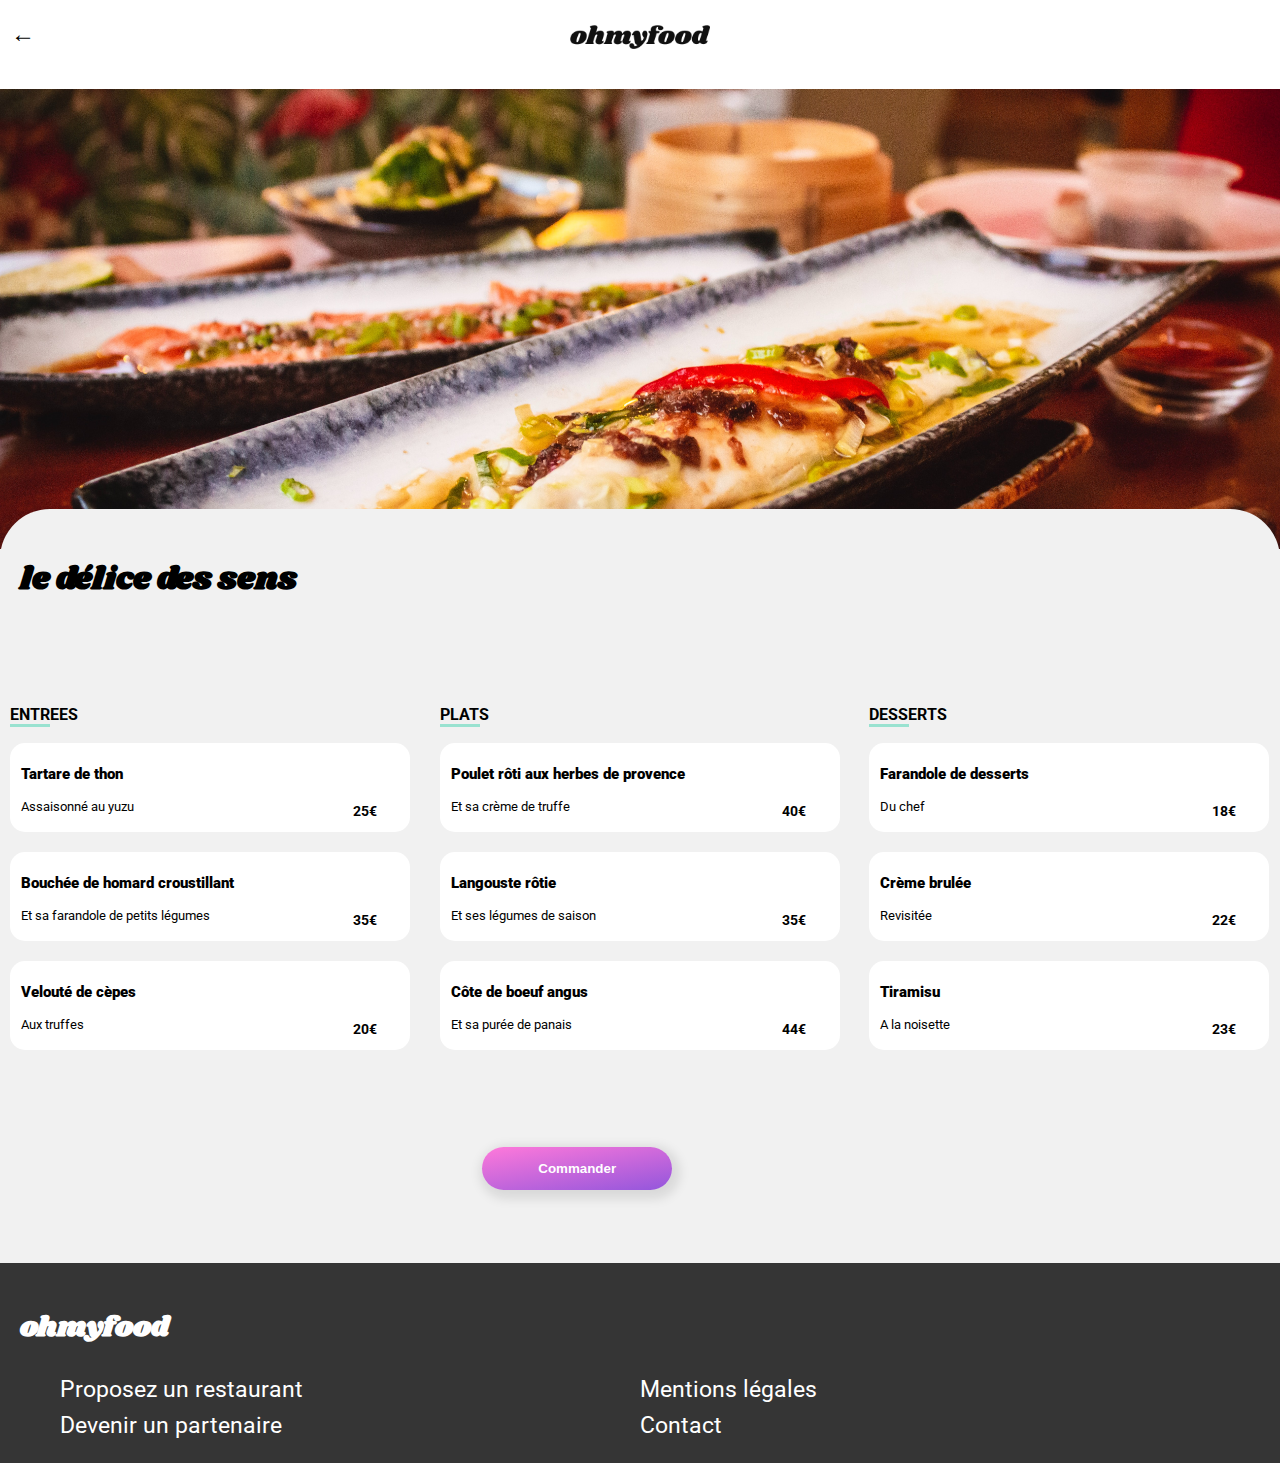
<file: ledelicedessens.html>
<!DOCTYPE html>
<html lang="en">
  <head>
    <meta charset="UTF-8" />
    <meta http-equiv="X-UA-Compatible" content="IE=edge" />
    <meta name="viewport" content="width=device-width, initial-scale=1.0" />
    <link rel="stylesheet" href="./sass/styles.css" />
    <link rel="preconnect" href="https://fonts.googleapis.com" />
    <link rel="preconnect" href="https://fonts.gstatic.com" crossorigin />
    <link
      href="https://fonts.googleapis.com/css2?family=Shrikhand&display=swap"
      rel="stylesheet"
    />
    <link
      href="https://fonts.googleapis.com/css2?family=Roboto:wght@100&display=swap"
      rel="stylesheet"
    />
    <link
      href="https://fonts.googleapis.com/css2?family=Roboto&display=swap"
      rel="stylesheet"
    />
    <link
      type="text/css"
      href="https://kit-free.fontawesome.com/releases/latest/css/free.min.css"
      media="all"
      rel="stylesheet"
    />
    <title>le délice des sens</title>
  </head>
  <body>
    <!-- header -->

    <header>
      <div class="logo">
        <img src="./public/img/logo/ohmyfood.png" alt="ohmyfood" />
      </div>
      <form action="./index.html">
        <button class="direction">&larr;</button>
      </form>
    </header>
    <main class="contain">
      <!-- dinner -->
      <section class="dinner">
        <div class="dinner__imagecontain">
          <img
            class="dinner__image"
            src="./public/img/restaurants/louis-hansel-shotsoflouis-qNBGVyOCY8Q-unsplash.jpg"
            alt="le délice des sens"
          />
        </div>

        <div class="dinner__container">
          <h2 class="dinner__title">le délice des sens</h2>
          <i class="far fa-heart heart--empty"> </i>
          <i class="fas fa-heart heart--empty"></i>
        </div>
      </section>

      <section class="menu">
        <div class="menu__selection">
          <p class="menu__title">ENTREES</p>
          <div class="menu__contain">
            <div class="menu__container">
              <h3>Tartare de thon</h3>
              <p>Assaisonné au yuzu</p>
              <span><strong>25€</strong></span>
              <div class="menu__container__check">
                <svg
                  aria-hidden="true"
                  focusable="false"
                  data-prefix="fas"
                  data-icon="check"
                  class="svg-inline--fa fa-check"
                  role="img"
                  xmlns="http://www.w3.org/2000/svg"
                  viewBox="0 0 512 512"
                >
                  <path
                    fill="currentColor"
                    d="M480 128c0 8.188-3.125 16.38-9.375 22.62l-256 256C208.4 412.9 200.2 416 192 416s-16.38-3.125-22.62-9.375l-128-128C35.13 272.4 32 264.2 32 256c0-18.28 14.95-32 32-32c8.188 0 16.38 3.125 22.62 9.375L192 338.8l233.4-233.4C431.6 99.13 439.8 96 448 96C465.1 96 480 109.7 480 128z"
                  ></path>
                </svg>
              </div>
            </div>
            <div class="menu__container">
              <h3>Bouchée de homard croustillant</h3>
              <p>Et sa farandole de petits légumes</p>
              <span><strong>35€</strong></span>
              <div class="menu__container__check">
                <svg
                  aria-hidden="true"
                  focusable="false"
                  data-prefix="fas"
                  data-icon="check"
                  class="svg-inline--fa fa-check"
                  role="img"
                  xmlns="http://www.w3.org/2000/svg"
                  viewBox="0 0 512 512"
                >
                  <path
                    fill="currentColor"
                    d="M480 128c0 8.188-3.125 16.38-9.375 22.62l-256 256C208.4 412.9 200.2 416 192 416s-16.38-3.125-22.62-9.375l-128-128C35.13 272.4 32 264.2 32 256c0-18.28 14.95-32 32-32c8.188 0 16.38 3.125 22.62 9.375L192 338.8l233.4-233.4C431.6 99.13 439.8 96 448 96C465.1 96 480 109.7 480 128z"
                  ></path>
                </svg>
              </div>
            </div>
            <div class="menu__container">
              <h3>Velouté de cèpes</h3>
              <p>Aux truffes</p>
              <span><strong>20€</strong></span>
              <div class="menu__container__check">
                <svg
                  aria-hidden="true"
                  focusable="false"
                  data-prefix="fas"
                  data-icon="check"
                  class="svg-inline--fa fa-check"
                  role="img"
                  xmlns="http://www.w3.org/2000/svg"
                  viewBox="0 0 512 512"
                >
                  <path
                    fill="currentColor"
                    d="M480 128c0 8.188-3.125 16.38-9.375 22.62l-256 256C208.4 412.9 200.2 416 192 416s-16.38-3.125-22.62-9.375l-128-128C35.13 272.4 32 264.2 32 256c0-18.28 14.95-32 32-32c8.188 0 16.38 3.125 22.62 9.375L192 338.8l233.4-233.4C431.6 99.13 439.8 96 448 96C465.1 96 480 109.7 480 128z"
                  ></path>
                </svg>
              </div>
            </div>
          </div>
        </div>
        <div class="menu__selection">
          <p class="menu__title">PLATS</p>
          <div class="menu__contain">
            <div class="menu__container">
              <h3>Poulet rôti aux herbes de provence</h3>
              <p>Et sa crème de truffe</p>
              <span><strong>40€</strong></span>
              <div class="menu__container__check">
                <svg
                  aria-hidden="true"
                  focusable="false"
                  data-prefix="fas"
                  data-icon="check"
                  class="svg-inline--fa fa-check"
                  role="img"
                  xmlns="http://www.w3.org/2000/svg"
                  viewBox="0 0 512 512"
                >
                  <path
                    fill="currentColor"
                    d="M480 128c0 8.188-3.125 16.38-9.375 22.62l-256 256C208.4 412.9 200.2 416 192 416s-16.38-3.125-22.62-9.375l-128-128C35.13 272.4 32 264.2 32 256c0-18.28 14.95-32 32-32c8.188 0 16.38 3.125 22.62 9.375L192 338.8l233.4-233.4C431.6 99.13 439.8 96 448 96C465.1 96 480 109.7 480 128z"
                  ></path>
                </svg>
              </div>
            </div>
            <div class="menu__container">
              <h3>Langouste rôtie</h3>
              <p>Et ses légumes de saison</p>
              <span><strong>35€</strong></span>
              <div class="menu__container__check">
                <svg
                  aria-hidden="true"
                  focusable="false"
                  data-prefix="fas"
                  data-icon="check"
                  class="svg-inline--fa fa-check"
                  role="img"
                  xmlns="http://www.w3.org/2000/svg"
                  viewBox="0 0 512 512"
                >
                  <path
                    fill="currentColor"
                    d="M480 128c0 8.188-3.125 16.38-9.375 22.62l-256 256C208.4 412.9 200.2 416 192 416s-16.38-3.125-22.62-9.375l-128-128C35.13 272.4 32 264.2 32 256c0-18.28 14.95-32 32-32c8.188 0 16.38 3.125 22.62 9.375L192 338.8l233.4-233.4C431.6 99.13 439.8 96 448 96C465.1 96 480 109.7 480 128z"
                  ></path>
                </svg>
              </div>
            </div>
            <div class="menu__container">
              <h3>Côte de boeuf angus</h3>
              <p>Et sa purée de panais</p>
              <span><strong>44€</strong></span>
              <div class="menu__container__check">
                <svg
                  aria-hidden="true"
                  focusable="false"
                  data-prefix="fas"
                  data-icon="check"
                  class="svg-inline--fa fa-check"
                  role="img"
                  xmlns="http://www.w3.org/2000/svg"
                  viewBox="0 0 512 512"
                >
                  <path
                    fill="currentColor"
                    d="M480 128c0 8.188-3.125 16.38-9.375 22.62l-256 256C208.4 412.9 200.2 416 192 416s-16.38-3.125-22.62-9.375l-128-128C35.13 272.4 32 264.2 32 256c0-18.28 14.95-32 32-32c8.188 0 16.38 3.125 22.62 9.375L192 338.8l233.4-233.4C431.6 99.13 439.8 96 448 96C465.1 96 480 109.7 480 128z"
                  ></path>
                </svg>
              </div>
            </div>
          </div>
        </div>
        <div class="menu__selection">
          <p class="menu__title">DESSERTS</p>
          <div class="menu__contain">
            <div class="menu__container">
              <h3>Farandole de desserts</h3>
              <p>Du chef</p>
              <span><strong>18€</strong></span>
              <div class="menu__container__check">
                <svg
                  aria-hidden="true"
                  focusable="false"
                  data-prefix="fas"
                  data-icon="check"
                  class="svg-inline--fa fa-check"
                  role="img"
                  xmlns="http://www.w3.org/2000/svg"
                  viewBox="0 0 512 512"
                >
                  <path
                    fill="currentColor"
                    d="M480 128c0 8.188-3.125 16.38-9.375 22.62l-256 256C208.4 412.9 200.2 416 192 416s-16.38-3.125-22.62-9.375l-128-128C35.13 272.4 32 264.2 32 256c0-18.28 14.95-32 32-32c8.188 0 16.38 3.125 22.62 9.375L192 338.8l233.4-233.4C431.6 99.13 439.8 96 448 96C465.1 96 480 109.7 480 128z"
                  ></path>
                </svg>
              </div>
            </div>
            <div class="menu__container">
              <h3>Crème brulée</h3>
              <p>Revisitée</p>
              <span><strong>22€</strong></span>
              <div class="menu__container__check">
                <svg
                  aria-hidden="true"
                  focusable="false"
                  data-prefix="fas"
                  data-icon="check"
                  class="svg-inline--fa fa-check"
                  role="img"
                  xmlns="http://www.w3.org/2000/svg"
                  viewBox="0 0 512 512"
                >
                  <path
                    fill="currentColor"
                    d="M480 128c0 8.188-3.125 16.38-9.375 22.62l-256 256C208.4 412.9 200.2 416 192 416s-16.38-3.125-22.62-9.375l-128-128C35.13 272.4 32 264.2 32 256c0-18.28 14.95-32 32-32c8.188 0 16.38 3.125 22.62 9.375L192 338.8l233.4-233.4C431.6 99.13 439.8 96 448 96C465.1 96 480 109.7 480 128z"
                  ></path>
                </svg>
              </div>
            </div>
            <div class="menu__container">
              <h3>Tiramisu</h3>
              <p>A la noisette</p>
              <span><strong>23€</strong></span>
              <div class="menu__container__check">
                <svg
                  aria-hidden="true"
                  focusable="false"
                  data-prefix="fas"
                  data-icon="check"
                  class="svg-inline--fa fa-check"
                  role="img"
                  xmlns="http://www.w3.org/2000/svg"
                  viewBox="0 0 512 512"
                >
                  <path
                    fill="currentColor"
                    d="M480 128c0 8.188-3.125 16.38-9.375 22.62l-256 256C208.4 412.9 200.2 416 192 416s-16.38-3.125-22.62-9.375l-128-128C35.13 272.4 32 264.2 32 256c0-18.28 14.95-32 32-32c8.188 0 16.38 3.125 22.62 9.375L192 338.8l233.4-233.4C431.6 99.13 439.8 96 448 96C465.1 96 480 109.7 480 128z"
                  ></path>
                </svg>
              </div>
            </div>
          </div>
        </div>
        <div class="menu__bouton"><button class="btn">Commander</button></div>
      </section>
    </main>
    <!-- footer -->

    <footer>
      <div>
        <h2>ohmyfood</h2>
        <ul>
          <li>
            <i class="fas fa-utensils footer__icon" aria-hidden="true"></i
            ><a href="#">Proposez un restaurant</a>
          </li>
          <li>
            <i class="fas fa-hands-helping footer__icon" aria-hidden="true"></i
            ><a href="#">Devenir un partenaire</a>
          </li>
          <li><a href="#">Mentions légales</a></li>
          <li><a href="mailto:restaurantohmyfood@gmail.com">Contact</a></li>
        </ul>
      </div>
    </footer>
  </body>
</html>
</file>
<file: sass/styles.css>
@charset "UTF-8";
body {
  max-width: 1500px;
  margin: auto;
  overflow-x: hidden;
}

a {
  text-decoration: none;
  color: inherit;
}

ul {
  list-style-type: none;
  padding: 0;
  margin: 0;
}

h1 {
  font-family: "Shrikhand", cursive;
}

h2 {
  font-family: "Shrikhand", cursive;
}

h3 {
  font-family: "Roboto", sans-serif;
  font-weight: 900;
}

p {
  font-family: "Roboto", sans-serif;
  font-weight: normal;
}

span {
  font-family: "Roboto", sans-serif;
}

.btn {
  cursor: pointer;
  padding: 14px 20px;
  min-width: 190px;
  border-radius: 50px;
  border-width: 0px;
  -webkit-box-shadow: 3px 4px 11px 5px rgba(0, 0, 0, 0.1);
          box-shadow: 3px 4px 11px 5px rgba(0, 0, 0, 0.1);
  color: #ffffff;
  background: linear-gradient(170deg, #FF79DA 0%, #9356DC 100%);
  font-weight: 600;
  margin: 30px 0;
  opacity: 1;
  -webkit-transition: all 0.2s;
  transition: all 0.2s;
}

.btn:hover {
  opacity: 0.7;
}

.direction {
  background-color: white;
  border: none;
  cursor: pointer;
  position: relative;
  bottom: 85px;
  left: 15px;
  font-size: 1.5em;
}

header {
  padding-bottom: 10px;
}

header .logo {
  display: -webkit-box;
  display: -ms-flexbox;
  display: flex;
  -webkit-box-pack: center;
      -ms-flex-pack: center;
          justify-content: center;
  padding-bottom: 0px;
  padding-top: 25px;
}

header img {
  width: 140px;
}

header form {
  position: relative;
  top: 55px;
  right: 10px;
}

.containloading {
  position: fixed;
  top: 0;
  bottom: 0;
  left: 0;
  right: 0;
  display: -webkit-box;
  display: -ms-flexbox;
  display: flex;
  -webkit-box-orient: vertical;
  -webkit-box-direction: normal;
      -ms-flex-direction: column;
          flex-direction: column;
  -webkit-box-pack: center;
      -ms-flex-pack: center;
          justify-content: center;
  -webkit-box-align: center;
      -ms-flex-align: center;
          align-items: center;
  height: 100%;
  background-color: white;
  opacity: 1;
  -webkit-animation: appearance 3s both;
          animation: appearance 3s both;
}

.containloading h1 {
  margin-bottom: 40px;
  margin-left: 20px;
  color: black;
  font-weight: 900;
}

.containloading__loading {
  /* création du loader*/
  border: 10px solid #cecece;
  border-top: 10px solid #9356DC;
  border-bottom: 10px solid #FF79DA;
  border-left: 10px solid #99E2D0;
  border-right: 10px solid #f8ec42;
  width: 100px;
  height: 100px;
  border-radius: 50%;
  -webkit-animation: spin 1.5s linear infinite;
          animation: spin 1.5s linear infinite;
}

@-webkit-keyframes spin {
  to {
    -webkit-transform: rotate(360deg);
  }
}

@keyframes spin {
  to {
    -webkit-transform: rotate(360deg);
  }
}

@-webkit-keyframes appearance {
  0% {
    opacity: 1;
  }
  100% {
    opacity: 0;
    z-index: -1;
  }
}

@keyframes appearance {
  0% {
    opacity: 1;
  }
  100% {
    opacity: 0;
    z-index: -1;
  }
}

.search {
  margin-left: 0px;
  font: initial;
  display: -webkit-box;
  display: -ms-flexbox;
  display: flex;
  -webkit-box-pack: center;
      -ms-flex-pack: center;
          justify-content: center;
  -webkit-box-align: center;
      -ms-flex-align: center;
          align-items: center;
  padding-right: 15px;
  background-color: #dbdbdb;
}

.search__icone {
  margin: 0;
  padding: 0;
  border: 0;
  font: inherit;
  vertical-align: baseline;
  margin-right: 20px;
}

.search__text {
  padding: 0;
  border: 0;
  font: inherit;
  vertical-align: baseline;
  margin: 5px 0;
  color: black;
  font-weight: 900;
}

footer {
  background-color: #353535;
  color: #ffffff;
  padding: 20px;
}

footer h2 {
  font-size: 28px;
}

footer ul {
  color: #ffffff;
  margin: 0;
  padding: 0;
  border: 0;
  font: inherit;
  vertical-align: baseline;
  list-style: none;
  list-style-type: none;
  display: -ms-grid;
  display: grid;
  -ms-grid-columns: 1fr 1fr;
      grid-template-columns: 1fr 1fr;
  -ms-grid-rows: 1fr 1fr;
      grid-template-rows: 1fr 1fr;
  grid-auto-flow: column;
}

footer li {
  color: #ffffff;
  list-style: none;
  list-style-type: none;
  padding: 0;
  border: 0;
  font: inherit;
  vertical-align: baseline;
  margin: 5px 0;
  font-size: 20px;
}

footer li i {
  color: #ffffff;
  list-style: none;
  list-style-type: none;
  margin: 0;
  padding: 0;
  border: 0;
  font: inherit;
  vertical-align: baseline;
  margin-right: 20px;
  width: 20px;
  display: inline-block;
  font-style: normal;
  font-variant: normal;
  text-rendering: auto;
  line-height: 1;
  font-weight: 900;
}

footer li a {
  list-style: none;
  list-style-type: none;
  margin: 0;
  padding: 0;
  border: 0;
  font: inherit;
  vertical-align: baseline;
  text-decoration: none;
  color: inherit;
  font-size: 22.5px;
  font-family: "Roboto", sans-serif;
  font-weight: normal;
}

@media screen and (max-width: 640px) {
  footer {
    display: -webkit-box;
    display: -ms-flexbox;
    display: flex;
    -webkit-box-orient: vertical;
    -webkit-box-direction: normal;
        -ms-flex-direction: column;
            flex-direction: column;
  }
  footer ul {
    display: -webkit-box;
    display: -ms-flexbox;
    display: flex;
    -webkit-box-orient: vertical;
    -webkit-box-direction: normal;
        -ms-flex-direction: column;
            flex-direction: column;
  }
}

.contain {
  margin-bottom: 0px;
  background-color: #f1f1f1;
  padding-bottom: 90px;
}

/* partie image et container titre + coeur */
.dinner {
  display: -webkit-box;
  display: -ms-flexbox;
  display: flex;
  -webkit-box-orient: vertical;
  -webkit-box-direction: normal;
      -ms-flex-direction: column;
          flex-direction: column;
}

.dinner__imagecontain {
  width: 100%;
  height: 350px;
}

.dinner__image {
  width: 100%;
  height: 100%;
  -o-object-fit: fill;
     object-fit: fill;
}

.dinner__container {
  display: -webkit-box;
  display: -ms-flexbox;
  display: flex;
  -webkit-box-orient: horizontal;
  -webkit-box-direction: normal;
      -ms-flex-direction: row;
          flex-direction: row;
  width: 100%;
  padding-top: 20px;
  background-color: #f1f1f1;
  border-top-left-radius: 50px;
  border-top-right-radius: 50px;
  position: relative;
  bottom: 60px;
}

.dinner__title {
  position: relative;
  left: 20px;
  font-size: 1.3em;
}

.dinner i {
  position: absolute;
  right: 6%;
  font-size: 1.5em;
  margin-top: 21px;
}

.dinner .fas {
  background: -webkit-linear-gradient(270deg, #9356dc 0%, #ff79da 100%);
  -webkit-background-clip: text;
  -webkit-text-fill-color: transparent;
  opacity: 0;
  -webkit-transition: all 0.8s linear;
  transition: all 0.8s linear;
}

.dinner .fas:hover {
  opacity: 1;
}

/* partie menu */
.menu {
  display: -webkit-box;
  display: -ms-flexbox;
  display: flex;
  -webkit-box-orient: vertical;
  -webkit-box-direction: normal;
      -ms-flex-direction: column;
          flex-direction: column;
  margin-left: 10px;
}

.menu__contain {
  display: -webkit-box;
  display: -ms-flexbox;
  display: flex;
  -webkit-box-orient: vertical;
  -webkit-box-direction: normal;
      -ms-flex-direction: column;
          flex-direction: column;
  height: -webkit-max-content;
  height: -moz-max-content;
  height: max-content;
  -ms-flex-line-pack: start;
      align-content: flex-start;
}

.menu__title {
  font-weight: bold;
  border-bottom: 3px solid #99E2D0;
  width: 40px;
}

.menu__container {
  background-color: white;
  padding: 7px;
  border-radius: 15px;
  line-height: 10px;
  margin-bottom: 20px;
  width: 94%;
  height: 75px;
  position: relative;
  -webkit-animation: apparition 1.5s ease-in-out;
          animation: apparition 1.5s ease-in-out;
}

.menu__container:hover h3 {
  width: 190px;
}

.menu__container:hover p {
  width: 175px;
}

.menu__container:hover span {
  position: absolute;
  -webkit-transform: translate(-60px, 9px);
          transform: translate(-60px, 9px);
  -webkit-transition-duration: 1s;
          transition-duration: 1s;
}

.menu__container:hover svg {
  -webkit-transform: rotate(360deg);
          transform: rotate(360deg);
  -webkit-transition-duration: 1s;
          transition-duration: 1s;
}

.menu__container:hover .menu__container__check {
  opacity: 1;
  width: 70px;
}

.menu__container:nth-child(1) {
  -webkit-animation: apparition 1s ease-in-out;
          animation: apparition 1s ease-in-out;
  -webkit-animation-delay: 0.6s;
          animation-delay: 0.6s;
}

.menu__container:nth-child(2) {
  -webkit-animation: apparition 1s ease-in-out;
          animation: apparition 1s ease-in-out;
  -webkit-animation-delay: 0.8s;
          animation-delay: 0.8s;
}

.menu__container:nth-child(3) {
  -webkit-animation: apparition 1s ease-in-out;
          animation: apparition 1s ease-in-out;
  -webkit-animation-delay: 1s;
          animation-delay: 1s;
}

.menu__container:nth-child(4) {
  -webkit-animation: apparition 1s ease-in-out;
          animation: apparition 1s ease-in-out;
  -webkit-animation-delay: 1.2s;
          animation-delay: 1.2s;
}

.menu__container h3 {
  padding: 4px;
  width: -webkit-max-content;
  width: -moz-max-content;
  width: max-content;
  white-space: nowrap;
  text-overflow: ellipsis;
  overflow: hidden;
  font-size: 15px;
}

.menu__container p {
  padding: 4px;
  width: -webkit-max-content;
  width: -moz-max-content;
  width: max-content;
  white-space: nowrap;
  text-overflow: ellipsis;
  overflow: hidden;
  font-size: 13px;
}

.menu__container span {
  position: relative;
  bottom: 31%;
  left: 87%;
  font-size: 0.9em;
}

.menu__container__check {
  border-top-right-radius: 15px;
  border-bottom-right-radius: 15px;
  width: 0px;
  height: 89px;
  background: #99e2d0;
  position: absolute;
  right: 0px;
  top: 0px;
  display: -webkit-box;
  display: -ms-flexbox;
  display: flex;
  -webkit-box-pack: center;
      -ms-flex-pack: center;
          justify-content: center;
  -webkit-box-align: center;
      -ms-flex-align: center;
          align-items: center;
  opacity: 0;
  -webkit-transition: all 1s;
  transition: all 1s;
}

.menu__container__check svg {
  width: 1.5em;
  padding: 5px;
  background: white;
  color: #99e2d0;
  border-radius: 50px;
  -webkit-transition: all 1s;
  transition: all 1s;
}

.menu__bouton {
  position: relative;
  left: 24%;
  width: 200px;
}

@-webkit-keyframes apparition {
  0% {
    opacity: 0;
    -webkit-transform: translateY(200px);
            transform: translateY(200px);
  }
  50% {
    opacity: 0.5;
  }
  100% {
    opacity: 1;
    -webkit-transform: translateY(0px);
            transform: translateY(0px);
  }
}

@keyframes apparition {
  0% {
    opacity: 0;
    -webkit-transform: translateY(200px);
            transform: translateY(200px);
  }
  50% {
    opacity: 0.5;
  }
  100% {
    opacity: 1;
    -webkit-transform: translateY(0px);
            transform: translateY(0px);
  }
}

/* responsive tablette*/
@media screen and (min-width: 768px) and (max-width: 992px) {
  .menu__container:hover h3 {
    width: 250px;
  }
  .menu__container:hover p {
    width: 250px;
  }
  .menu__container:hover span {
    position: absolute;
    -webkit-transform: translate(-80px, 9px);
            transform: translate(-80px, 9px);
    -webkit-transition-duration: 1s;
            transition-duration: 1s;
  }
  .menu__container:hover svg {
    -webkit-transform: rotate(360deg);
            transform: rotate(360deg);
    -webkit-transition-duration: 1s;
            transition-duration: 1s;
  }
  .menu__container:hover .menu__container__check {
    opacity: 1;
    width: 90px;
  }
  .menu__container span {
    position: relative;
    bottom: 31%;
    left: 94%;
    font-size: 0.9em;
  }
  .menu__bouton {
    position: relative;
    left: 34%;
  }
}

/* responsive desktop*/
@media screen and (min-width: 993px) {
  .dinner__imagecontain {
    width: 100%;
    height: 480px;
  }
  .dinner__image {
    width: 100%;
    height: 460px;
    -o-object-fit: cover;
       object-fit: cover;
  }
  .dinner__title {
    font-size: 2em;
  }
  .dinner i {
    font-size: 2em;
  }
  .menu {
    display: -ms-grid;
    display: grid;
    -ms-grid-columns: 1fr 1fr 1fr;
        grid-template-columns: 1fr 1fr 1fr;
    -ms-grid-rows: auto;
        grid-template-rows: auto;
    gap: 0% 1.5%;
    grid-auto-flow: row;
  }
  .menu__bouton {
    position: relative;
    left: 115%;
    top: 45%;
  }
}

/* Présentation */
.presentation {
  margin: 0;
  border: 0;
  vertical-align: baseline;
  display: -webkit-box;
  display: -ms-flexbox;
  display: flex;
  -webkit-box-pack: center;
      -ms-flex-pack: center;
          justify-content: center;
  -webkit-box-align: center;
      -ms-flex-align: center;
          align-items: center;
  -webkit-box-orient: vertical;
  -webkit-box-direction: normal;
      -ms-flex-direction: column;
          flex-direction: column;
  text-align: center;
  padding: 30px 20px;
  background-color: #F1F1F1;
}

.presentation__title {
  text-align: center;
  padding: 0;
  border: 0;
  vertical-align: baseline;
  font-size: 1.4rem;
  margin: 10px 0;
}

.presentation__text {
  text-align: center;
  padding: 0;
  border: 0;
  vertical-align: baseline;
  font-weight: 200;
  font-size: 17px;
  margin: 10px 0;
}

/* filtres */
.filters {
  display: -webkit-box;
  display: -ms-flexbox;
  display: flex;
  -webkit-box-orient: vertical;
  -webkit-box-direction: normal;
      -ms-flex-direction: column;
          flex-direction: column;
  font-weight: 700;
  font-size: 1.1rem;
  margin-bottom: 30px;
}

.filters__title {
  margin-left: 10px;
}

.filters__List {
  display: -webkit-box;
  display: -ms-flexbox;
  display: flex;
  -ms-flex-wrap: wrap;
      flex-wrap: wrap;
  -ms-flex-pack: distribute;
      justify-content: space-around;
}

.filters__filter {
  background-color: #f0efef;
  color: black;
  display: -webkit-box;
  display: -ms-flexbox;
  display: flex;
  -webkit-box-align: center;
      -ms-flex-align: center;
          align-items: center;
  width: 85%;
  margin-top: 20px;
  height: 46px;
  border: 2px solid #f2f2f2;
  border-left: none;
  margin-left: 20px;
  padding-right: 20px;
  border-radius: 25px;
}

.filters__filter:hover {
  background-color: #f0cffd;
  color: purple;
}

.filters__number {
  margin-left: -10px;
  margin-right: 10px;
  background-color: #9356dc;
  border-radius: 40px;
  height: 30px;
  width: 30px;
  display: -webkit-box;
  display: -ms-flexbox;
  display: flex;
  -webkit-box-pack: center;
      -ms-flex-pack: center;
          justify-content: center;
  -webkit-box-align: center;
      -ms-flex-align: center;
          align-items: center;
  color: white;
}

.filters__filter span {
  padding-left: 12px;
}

/* Restaurant */
.restaurants {
  display: -webkit-box;
  display: -ms-flexbox;
  display: flex;
  -webkit-box-orient: vertical;
  -webkit-box-direction: normal;
      -ms-flex-direction: column;
          flex-direction: column;
  background-color: #f2f2f2;
  padding: 10px;
  -webkit-box-flex: 2;
      -ms-flex: 2;
          flex: 2;
}

.restaurants__tableau {
  display: -webkit-box;
  display: -ms-flexbox;
  display: flex;
  -webkit-box-orient: vertical;
  -webkit-box-direction: normal;
      -ms-flex-direction: column;
          flex-direction: column;
}

.restaurants__cadre {
  display: -ms-grid;
  display: grid;
  height: 338px;
  -ms-grid-rows: 1fr 40%;
      grid-template-rows: 1fr 40%;
  -webkit-box-sizing: content-box;
          box-sizing: content-box;
  border-radius: 15px;
  position: relative;
  -webkit-box-shadow: 0 0 7px #c1c1c1;
          box-shadow: 0 0 7px #c1c1c1;
  cursor: pointer;
  margin-bottom: 30px;
}

.restaurants__cadre img {
  width: 100%;
  height: 255px;
  -o-object-fit: cover;
     object-fit: cover;
  border-radius: 15px 15px 0 0;
}

.restaurants__new {
  color: green;
  background-color: #99e2d0;
  width: 60px;
  padding-bottom: 7px;
  padding-top: 7px;
  padding-left: 12px;
  padding-right: 12px;
  border-radius: 2px;
  position: absolute;
  left: 66.4%;
}

.restaurants__description {
  margin: 0;
  padding: 0;
  border: 0;
  vertical-align: baseline;
}

.restaurants__description h3 {
  padding: 0;
  border: 0;
  vertical-align: baseline;
  font-size: 17px;
  margin: 10px 0;
  margin-left: 5px;
}

.restaurants__description p {
  padding: 0;
  border: 0;
  font-size: 17px;
  vertical-align: baseline;
  margin: 10px 0;
  margin-left: 5px;
}

.restaurants__heart {
  width: 0;
  height: 0;
  position: relative;
  bottom: 93px;
  left: 83%;
}

.restaurants i {
  position: absolute;
  font-size: 1.7em;
}

.restaurants .fas {
  background: -webkit-linear-gradient(270deg, #9356dc 0%, #ff79da 100%);
  -webkit-background-clip: text;
  -webkit-text-fill-color: transparent;
  opacity: 0;
  -webkit-transition: all 0.8s linear;
  transition: all 0.8s linear;
}

.restaurants .fas:hover {
  opacity: 1;
}

/* responsive tablette */
@media screen and (min-width: 768px) and (max-width: 992px) {
  .restaurants__new {
    color: green;
    background-color: #99e2d0;
    width: 60px;
    padding-bottom: 7px;
    padding-top: 7px;
    padding-left: 12px;
    padding-right: 12px;
    border-radius: 2px;
    position: absolute;
    left: 86.5%;
  }
  .restaurants__description h3 {
    font-size: 20px;
  }
  .restaurants__description p {
    font-size: 20px;
  }
  .restaurants__heart {
    position: relative;
    left: 93%;
  }
}

/* responsive desktop*/
@media screen and (min-width: 993px) {
  .filters {
    display: -webkit-box;
    display: -ms-flexbox;
    display: flex;
    -webkit-box-orient: vertical;
    -webkit-box-direction: normal;
        -ms-flex-direction: column;
            flex-direction: column;
  }
  .filters__List {
    display: -webkit-box;
    display: -ms-flexbox;
    display: flex;
    -ms-flex-wrap: wrap;
        flex-wrap: wrap;
    -ms-flex-pack: distribute;
        justify-content: space-around;
  }
  .filters__filter {
    width: 25%;
  }
  .restaurants {
    display: -webkit-box;
    display: -ms-flexbox;
    display: flex;
    -webkit-box-orient: vertical;
    -webkit-box-direction: normal;
        -ms-flex-direction: column;
            flex-direction: column;
  }
  .restaurants__tableau {
    height: 780px;
    display: -webkit-box;
    display: -ms-flexbox;
    display: flex;
    -ms-flex-wrap: wrap;
        flex-wrap: wrap;
    -webkit-box-pack: justify;
        -ms-flex-pack: justify;
            justify-content: space-between;
  }
  .restaurants__cadre {
    margin-right: 2%;
    margin-left: 3%;
  }
  .restaurants__new {
    position: absolute;
    left: 80%;
  }
  .restaurants__heart {
    position: relative;
    left: 44.5%;
    bottom: 13%;
  }
}
/*# sourceMappingURL=styles.css.map */
</file>
